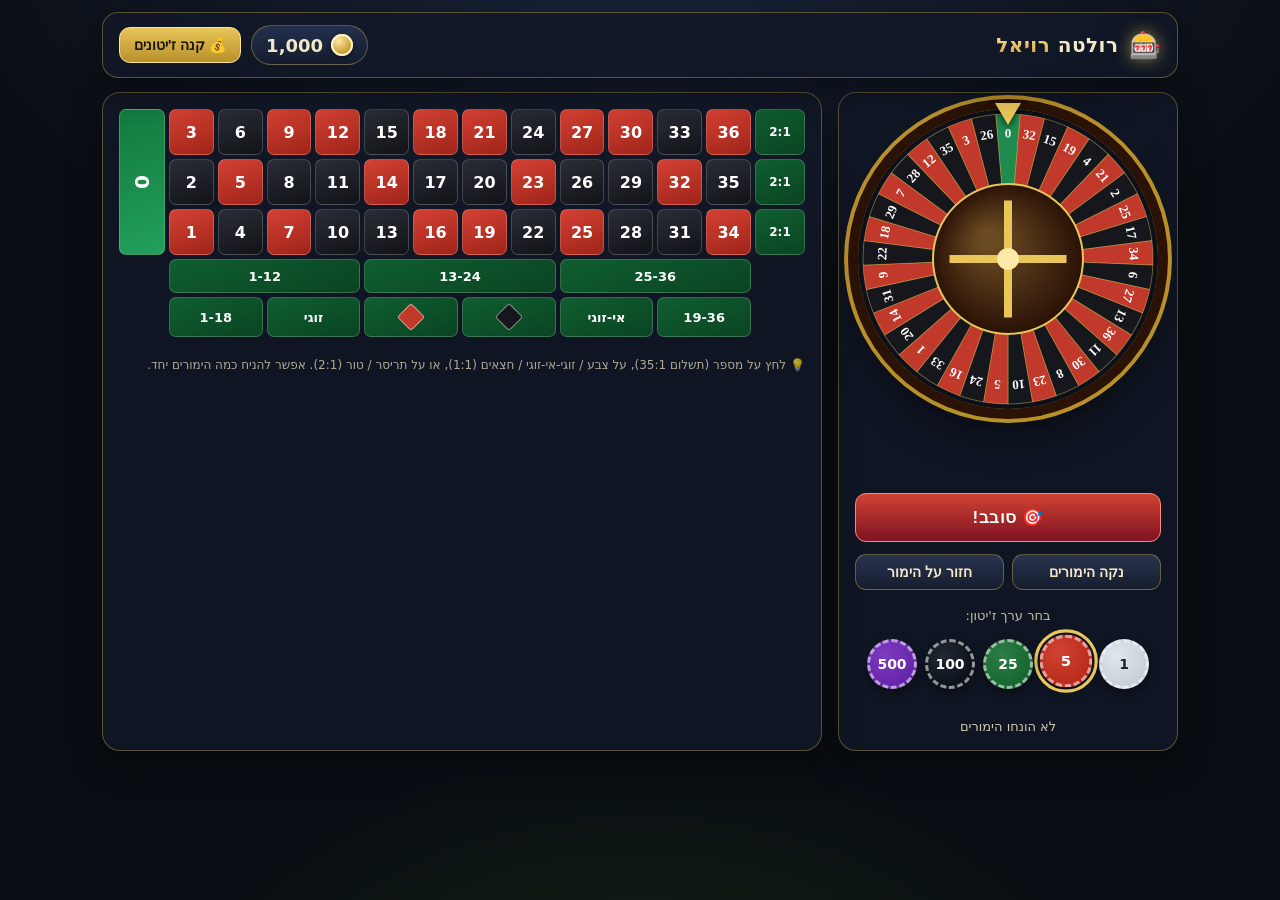
<file: casino-app.html>
<!DOCTYPE html>
<html lang="he" dir="rtl">
<head>
<meta charset="UTF-8">
<meta name="viewport" content="width=device-width, initial-scale=1.0, maximum-scale=1.0, user-scalable=no">
<title>🎰 רולטה רויאל — קזינו</title>
<style>
  :root{
    --bg:#0a0e14; --panel:rgba(18,24,38,.82); --felt:#0b6b34; --felt2:#075227;
    --gold:#e8c659; --gold-d:#b8902a; --red:#c0392b; --black:#15171c;
    --green:#1e8c4f; --txt:#f3e9c8; --line:rgba(232,198,89,.35);
  }
  *{margin:0;padding:0;box-sizing:border-box;-webkit-tap-highlight-color:transparent}
  html,body{height:100%}
  body{
    font-family:'Segoe UI',system-ui,Arial,sans-serif; color:var(--txt);
    background:
      radial-gradient(1200px 700px at 50% -10%, #1c2740 0%, transparent 60%),
      radial-gradient(900px 600px at 50% 120%, #14250f 0%, transparent 55%),
      var(--bg);
    min-height:100%; overflow-x:hidden;
  }
  .wrap{max-width:1100px;margin:0 auto;padding:12px 12px 40px}

  /* ---------- Header ---------- */
  header{
    display:flex;align-items:center;justify-content:space-between;gap:10px;
    padding:12px 16px;margin-bottom:14px;border-radius:16px;
    background:var(--panel);border:1px solid var(--line);
    box-shadow:0 10px 30px rgba(0,0,0,.5);backdrop-filter:blur(8px);
    position:sticky;top:8px;z-index:20;
  }
  .brand{display:flex;align-items:center;gap:10px;font-weight:800;font-size:20px;letter-spacing:.5px}
  .brand .logo{font-size:26px;filter:drop-shadow(0 0 8px rgba(232,198,89,.6))}
  .brand b{background:linear-gradient(180deg,#ffe9a8,#cda034);-webkit-background-clip:text;background-clip:text;color:transparent}
  .balance{
    display:flex;align-items:center;gap:8px;font-weight:800;font-size:18px;
    padding:8px 14px;border-radius:999px;
    background:linear-gradient(180deg,#23304d,#141b2c);border:1px solid var(--line);
  }
  .balance .coin{width:22px;height:22px;border-radius:50%;
    background:radial-gradient(circle at 35% 30%,#ffe9a8,#cda034 60%,#8a6a18);
    box-shadow:inset 0 0 0 2px #fff4cf, 0 2px 4px rgba(0,0,0,.5);display:inline-block}
  #balanceVal{min-width:46px;text-align:center;transition:color .2s}
  .btn{
    appearance:none;border:1px solid var(--line);cursor:pointer;font-weight:700;color:var(--txt);
    background:linear-gradient(180deg,#2a3450,#161d2e);padding:9px 14px;border-radius:11px;
    transition:transform .1s,box-shadow .2s,filter .2s;font-size:14px;white-space:nowrap}
  .btn:hover{transform:translateY(-1px);box-shadow:0 5px 14px rgba(0,0,0,.4)}
  .btn:active{transform:translateY(0)}
  .btn.gold{background:linear-gradient(180deg,var(--gold),var(--gold-d));color:#1a1208;border-color:#ffe49a}
  .btn.red{background:linear-gradient(180deg,#d04231,#7e1322);color:#fff;border-color:#ff8a7a}
  .btn:disabled{opacity:.45;cursor:not-allowed;transform:none}

  /* ---------- Layout ---------- */
  .game{display:grid;grid-template-columns:340px 1fr;gap:16px}
  @media(max-width:880px){.game{grid-template-columns:1fr}}

  .panel{background:var(--panel);border:1px solid var(--line);border-radius:18px;
    box-shadow:0 12px 34px rgba(0,0,0,.45);backdrop-filter:blur(8px);padding:16px}

  /* ---------- Wheel ---------- */
  .wheelWrap{display:flex;flex-direction:column;align-items:center;gap:12px}
  .wheelStage{position:relative;width:300px;height:300px}
  #wheel{width:300px;height:300px;border-radius:50%;
    box-shadow:0 0 0 10px #2a1206, 0 0 0 14px var(--gold-d),
      0 18px 40px rgba(0,0,0,.6), inset 0 0 30px rgba(0,0,0,.5)}
  .pointer{position:absolute;top:-6px;left:50%;transform:translateX(-50%);
    width:0;height:0;border-left:13px solid transparent;border-right:13px solid transparent;
    border-top:22px solid var(--gold);filter:drop-shadow(0 3px 3px rgba(0,0,0,.6));z-index:5}

  .result{min-height:30px;text-align:center;font-weight:800;font-size:16px;height:30px;
    display:flex;align-items:center;justify-content:center;gap:8px}
  .result .chip{width:30px;height:30px;border-radius:50%;display:inline-flex;align-items:center;
    justify-content:center;color:#fff;font-size:15px;border:2px solid rgba(255,255,255,.6)}
  .net{font-size:14px;font-weight:700;height:18px}
  .net.win{color:#7ee08a}.net.lose{color:#ff8a7a}

  .spinRow{display:flex;gap:8px;width:100%}
  .spinRow .btn{flex:1}
  #spinBtn{font-size:17px;padding:13px;letter-spacing:.5px}

  /* chip denominations */
  .denoms{display:flex;gap:8px;flex-wrap:wrap;justify-content:center;margin-top:4px}
  .deno{width:50px;height:50px;border-radius:50%;cursor:pointer;border:3px dashed rgba(255,255,255,.55);
    display:flex;align-items:center;justify-content:center;font-weight:800;font-size:14px;color:#fff;
    position:relative;transition:transform .12s,box-shadow .2s;box-shadow:0 4px 10px rgba(0,0,0,.4)}
  .deno:hover{transform:translateY(-3px)}
  .deno.sel{outline:3px solid var(--gold);outline-offset:2px;transform:translateY(-3px) scale(1.06)}
  .deno small{position:absolute;bottom:-18px;color:var(--txt);font-size:11px;font-weight:600}
  .bet-summary{font-size:13px;text-align:center;opacity:.85;margin-top:18px}

  /* ---------- Betting board ---------- */
  .boardScroll{overflow-x:auto;padding-bottom:6px}
  .board{direction:ltr;display:grid;gap:4px;min-width:560px;
    grid-template-columns:46px repeat(12,1fr) 50px;
    grid-template-rows:repeat(3,46px) 34px 40px;user-select:none}
  .cell{position:relative;border-radius:7px;display:flex;align-items:center;justify-content:center;
    font-weight:800;color:#fff;cursor:pointer;border:1px solid rgba(255,255,255,.18);
    transition:filter .12s,transform .08s;font-size:16px}
  .cell:hover{filter:brightness(1.25)}
  .cell:active{transform:scale(.95)}
  .cell.red{background:linear-gradient(160deg,#d44133,#9e2419)}
  .cell.black{background:linear-gradient(160deg,#2a2d36,#111318)}
  .cell.green{background:linear-gradient(160deg,#22a05c,#127a3e)}
  .cell.zero{grid-row:1/4;grid-column:1;writing-mode:vertical-lr;transform:rotate(180deg);font-size:20px}
  .cell.out{background:linear-gradient(160deg,#0f5e30,#0a4423);font-size:13px;font-weight:700}
  .cell.col{grid-column:14;font-size:12px}
  .cell .dot{position:absolute;inset:0;border-radius:7px;pointer-events:none}
  .cell.redDot,.cell.blackDot{font-size:0}
  .cell .diamond{width:20px;height:20px;transform:rotate(45deg);border-radius:3px;border:1px solid rgba(255,255,255,.5)}

  /* placed chip badge */
  .placed{position:absolute;top:50%;left:50%;transform:translate(-50%,-50%);
    width:30px;height:30px;border-radius:50%;display:flex;align-items:center;justify-content:center;
    font-size:12px;font-weight:800;color:#fff;border:2px dashed rgba(255,255,255,.85);
    box-shadow:0 2px 6px rgba(0,0,0,.6);z-index:3;pointer-events:none;
    animation:pop .2s ease}
  @keyframes pop{from{transform:translate(-50%,-50%) scale(.3)}to{transform:translate(-50%,-50%) scale(1)}}

  .winFlash{animation:flash 1.1s ease 2}
  @keyframes flash{0%,100%{box-shadow:0 0 0 0 rgba(232,198,89,0)}50%{box-shadow:0 0 0 4px var(--gold),0 0 18px var(--gold)}}

  /* ---------- Modal ---------- */
  .overlay{position:fixed;inset:0;background:rgba(4,6,12,.78);backdrop-filter:blur(4px);
    display:none;align-items:center;justify-content:center;z-index:100;padding:16px}
  .overlay.show{display:flex}
  .modal{width:min(440px,100%);background:linear-gradient(180deg,#16203a,#0d1322);
    border:1px solid var(--gold);border-radius:20px;box-shadow:0 20px 70px rgba(0,0,0,.7);padding:22px;
    animation:rise .3s ease}
  @keyframes rise{from{transform:translateY(20px);opacity:0}to{transform:translateY(0);opacity:1}}
  .modal h2{font-size:22px;margin-bottom:4px;text-align:center}
  .modal .sub{text-align:center;opacity:.8;font-size:14px;margin-bottom:16px}
  .rate{text-align:center;background:rgba(232,198,89,.12);border:1px solid var(--line);
    border-radius:10px;padding:8px;margin-bottom:14px;font-weight:700;color:var(--gold)}
  .packs{display:grid;grid-template-columns:1fr 1fr;gap:10px}
  .pack{cursor:pointer;border-radius:14px;padding:14px 10px;text-align:center;
    background:linear-gradient(180deg,#22304e,#141d30);border:2px solid var(--line);
    transition:transform .1s,border-color .2s}
  .pack:hover{transform:translateY(-2px);border-color:var(--gold)}
  .pack.best{border-color:var(--gold);position:relative}
  .pack.best::after{content:'הכי משתלם';position:absolute;top:-10px;left:50%;transform:translateX(-50%);
    background:var(--gold);color:#1a1208;font-size:10px;font-weight:800;padding:2px 8px;border-radius:8px}
  .pack .amt{font-size:22px;font-weight:800;color:var(--gold)}
  .pack .amt .coin{width:18px;height:18px;display:inline-block;vertical-align:-3px;border-radius:50%;
    background:radial-gradient(circle at 35% 30%,#ffe9a8,#cda034 60%,#8a6a18)}
  .pack .price{margin-top:6px;font-size:15px;font-weight:700}
  .pack .bonus{font-size:11px;color:#7ee08a;margin-top:2px;height:14px}
  .custom{display:flex;gap:8px;margin-top:14px}
  .custom input{flex:1;background:#0c1322;border:1px solid var(--line);border-radius:10px;color:var(--txt);
    padding:10px;font-size:15px;text-align:center;font-weight:700}
  .disclaimer{text-align:center;font-size:11px;opacity:.55;margin-top:14px;line-height:1.5}
  .modal .close{display:block;width:100%;margin-top:12px}

  .toast{position:fixed;bottom:20px;left:50%;transform:translateX(-50%) translateY(80px);
    background:linear-gradient(180deg,#1d2740,#10182a);border:1px solid var(--gold);color:var(--txt);
    padding:12px 22px;border-radius:14px;font-weight:700;z-index:200;opacity:0;transition:.35s;
    box-shadow:0 10px 30px rgba(0,0,0,.6)}
  .toast.show{transform:translateX(-50%) translateY(0);opacity:1}
</style>
</head>
<body>
<div class="wrap">
  <header>
    <div class="brand"><span class="logo">🎰</span><span>רולטה <b>רויאל</b></span></div>
    <div style="display:flex;align-items:center;gap:10px">
      <div class="balance"><span class="coin"></span><span id="balanceVal">0</span></div>
      <button class="btn gold" id="buyBtn">💰 קנה ז'יטונים</button>
    </div>
  </header>

  <div class="game">
    <!-- ===== Wheel panel ===== -->
    <div class="panel wheelWrap">
      <div class="wheelStage">
        <div class="pointer"></div>
        <canvas id="wheel" width="600" height="600"></canvas>
      </div>
      <div class="result" id="result"></div>
      <div class="net" id="net"></div>

      <div class="spinRow">
        <button class="btn red" id="spinBtn">🎯 סובב!</button>
      </div>
      <div class="spinRow">
        <button class="btn" id="clearBtn">נקה הימורים</button>
        <button class="btn" id="rebetBtn">חזור על הימור</button>
      </div>

      <div style="font-size:13px;opacity:.8;margin-top:6px">בחר ערך ז'יטון:</div>
      <div class="denoms" id="denoms"></div>
      <div class="bet-summary" id="betSummary">לא הונחו הימורים</div>
    </div>

    <!-- ===== Betting board ===== -->
    <div class="panel">
      <div class="boardScroll">
        <div class="board" id="board"></div>
      </div>
      <div style="font-size:12px;opacity:.7;margin-top:12px;line-height:1.7">
        💡 לחץ על מספר (תשלום 35:1), על צבע / זוגי-אי-זוגי / חצאים (1:1),
        או על תריסר / טור (2:1). אפשר להניח כמה הימורים יחד.
      </div>
    </div>
  </div>
</div>

<!-- ===== Buy chips modal ===== -->
<div class="overlay" id="shop">
  <div class="modal">
    <h2>💰 חנות הז'יטונים</h2>
    <div class="sub" id="shopSub">בחר חבילה כדי להמשיך לשחק</div>
    <div class="rate">השער: 100 ז'יטונים = 1 ₪</div>
    <div class="packs" id="packs"></div>
    <div class="custom">
      <input type="number" id="customShekel" min="1" placeholder="סכום בשקלים">
      <button class="btn gold" id="customBuy">קנה</button>
    </div>
    <div class="disclaimer">
      ⚠️ אפליקציית הדגמה למשחק בלבד. אין כאן תשלום אמיתי וה"רכישה" היא וירטואלית.
      הז'יטונים הם נקודות משחק חסרות ערך כספי.
    </div>
    <button class="btn close" id="closeShop">סגור</button>
  </div>
</div>

<div class="toast" id="toast"></div>

<script>
/* ===================== נתוני רולטה ===================== */
const ORDER=[0,32,15,19,4,21,2,25,17,34,6,27,13,36,11,30,8,23,10,5,24,16,33,1,20,14,31,9,22,18,29,7,28,12,35,3,26];
const REDS=new Set([1,3,5,7,9,12,14,16,18,19,21,23,25,27,30,32,34,36]);
const N=ORDER.length, STEP=Math.PI*2/N;
const colorOf=n=>n===0?'green':(REDS.has(n)?'red':'black');
const hexOf=n=>n===0?'#1e8c4f':(REDS.has(n)?'#c0392b':'#15171c');

/* ===================== ארנק ===================== */
const LS='roulette_balance_v1';
let balance=parseInt(localStorage.getItem(LS)??'1000',10);
if(!Number.isFinite(balance)) balance=1000;
const balEl=document.getElementById('balanceVal');
function saveBal(){localStorage.setItem(LS,String(balance));}
function renderBal(flash){
  balEl.textContent=balance.toLocaleString('he-IL');
  if(flash){balEl.style.color=flash==='up'?'#7ee08a':'#ff8a7a';setTimeout(()=>balEl.style.color='',450);}
  saveBal();
}
renderBal();

/* ===================== ז'יטונים (ערכים) ===================== */
const DENOS=[{v:1,c:'#dfe6ee',t:'#222'},{v:5,c:'#d04231',t:'#fff'},{v:25,c:'#2c7d46',t:'#fff'},
  {v:100,c:'#222831',t:'#fff'},{v:500,c:'#7d3cc0',t:'#fff'}];
let selDeno=5;
const denomsEl=document.getElementById('denoms');
DENOS.forEach(d=>{
  const el=document.createElement('div');
  el.className='deno'+(d.v===selDeno?' sel':'');
  el.style.background=`radial-gradient(circle at 35% 30%, ${d.c}, ${shade(d.c,-30)})`;
  el.style.color=d.t; el.textContent=d.v; el.dataset.v=d.v;
  el.onclick=()=>{selDeno=d.v;document.querySelectorAll('.deno').forEach(x=>x.classList.toggle('sel',+x.dataset.v===selDeno));};
  denomsEl.appendChild(el);
});
function shade(hex,p){const n=parseInt(hex.slice(1),16);let r=(n>>16)+p,g=((n>>8)&255)+p,b=(n&255)+p;
  r=Math.max(0,Math.min(255,r));g=Math.max(0,Math.min(255,g));b=Math.max(0,Math.min(255,b));
  return'#'+((r<<16)|(g<<8)|b).toString(16).padStart(6,'0');}

/* ===================== לוח ההימורים ===================== */
const board=document.getElementById('board');
/* bets: key -> {amount, def}  def={test:(n)=>bool, pay:multiplier_total} */
const bets={};
let lastBets=null;

const cellRegistry={}; // key -> {def, cellEl, label}  (לכל הימור אפשרי שנגע בו)
function betKey(type,sel){return type+':'+(sel??'');}
function addBet(type,sel,label,cellEl,def){
  if(balance<selDeno){openShop(true);return;}
  const key=betKey(type,sel);
  cellRegistry[key]={def,cellEl,label};
  if(!bets[key]) bets[key]={amount:0,def,cellEl,label};
  bets[key].amount+=selDeno;
  balance-=selDeno; renderBal('down');
  drawPlaced(key); updateSummary();
}
function drawPlaced(key){
  const b=bets[key]; if(!b)return;
  let badge=b.cellEl.querySelector('.placed');
  if(b.amount<=0){badge&&badge.remove();delete bets[key];updateSummary();return;}
  if(!badge){badge=document.createElement('div');badge.className='placed';b.cellEl.appendChild(badge);}
  // color by nearest deno
  const d=[...DENOS].reverse().find(x=>b.amount>=x.v)||DENOS[0];
  badge.style.background=`radial-gradient(circle at 35% 30%, ${d.c}, ${shade(d.c,-30)})`;
  badge.style.color=d.t; badge.textContent=b.amount;
}
function clearBets(refund){
  Object.values(bets).forEach(b=>{if(refund)balance+=b.amount; b.cellEl.querySelector('.placed')?.remove();});
  for(const k in bets)delete bets[k];
  if(refund)renderBal('up'); updateSummary();
}
function totalBet(){return Object.values(bets).reduce((s,b)=>s+b.amount,0);}
function updateSummary(){
  const t=totalBet(),c=Object.keys(bets).length;
  document.getElementById('betSummary').textContent=
    c?`סה"כ על השולחן: ${t.toLocaleString('he-IL')} ז'יטונים (${c} הימורים)`:'לא הונחו הימורים';
  document.getElementById('spinBtn').disabled=!c;
}

/* ---- בניית תאים ---- */
function makeCell(label,cls,type,sel,def){
  const c=document.createElement('div');
  c.className='cell '+cls; c.textContent=label;
  c.onclick=()=>addBet(type,sel,label,c,def);
  return c;
}
// 0
board.appendChild(makeCell('0','green zero','straight',0,{test:n=>n===0,pay:36}));
// numbers grid: top row 3,6..36 ; mid 2,5..35 ; bottom 1,4..34
for(let row=0;row<3;row++){
  for(let col=1;col<=12;col++){
    const num=col*3-row; // row0->3,row1->2,row2->1 pattern
    const c=makeCell(String(num),colorOf(num),'straight',num,{test:n=>n===num,pay:36});
    c.style.gridRow=row+1; c.style.gridColumn=col+1;
    board.appendChild(c);
  }
}
// 2:1 columns (right)
const colDefs=[
  {label:'2:1',r:1,test:n=>n!==0&&n%3===0},
  {label:'2:1',r:2,test:n=>n!==0&&n%3===2},
  {label:'2:1',r:3,test:n=>n!==0&&n%3===1},
];
colDefs.forEach((cd,i)=>{
  const c=makeCell(cd.label,'out col','column','c'+i,{test:cd.test,pay:3});
  c.style.gridRow=cd.r; board.appendChild(c);
});
// dozens row (grid-row 4): spans columns 2-5, 6-9, 10-13
const dozens=[['1-12',n=>n>=1&&n<=12],['13-24',n=>n>=13&&n<=24],['25-36',n=>n>=25&&n<=36]];
dozens.forEach((dz,i)=>{
  const c=makeCell(dz[0],'out','dozen','d'+i,{test:dz[1],pay:3});
  c.style.gridRow=4; c.style.gridColumn=(2+i*4)+' / '+(6+i*4);
  board.appendChild(c);
});
// outside even-money row (grid-row 5): six cells across columns 2-13
const outs=[
  ['1-18','low',n=>n>=1&&n<=18,'1-18'],
  ['זוגי','even',n=>n!==0&&n%2===0,'EVEN'],
  ['red','reddot',n=>REDS.has(n),'◆'],
  ['black','blackdot',n=>n!==0&&!REDS.has(n),'◆'],
  ['אי-זוגי','odd',n=>n%2===1,'ODD'],
  ['19-36','high',n=>n>=19&&n<=36,'19-36'],
];
outs.forEach((o,i)=>{
  const c=document.createElement('div');
  c.className='cell out';
  if(o[1]==='reddot'){const d=document.createElement('div');d.className='diamond';d.style.background='var(--red)';c.appendChild(d);}
  else if(o[1]==='blackdot'){const d=document.createElement('div');d.className='diamond';d.style.background='var(--black)';c.appendChild(d);}
  else c.textContent=o[0];
  c.style.gridRow=5; c.style.gridColumn=(2+i*2)+' / '+(4+i*2);
  c.onclick=()=>addBet(o[1],null,o[0],c,{test:o[2],pay:2});
  board.appendChild(c);
});

/* ===================== ציור הגלגל ===================== */
const cv=document.getElementById('wheel'),ctx=cv.getContext('2d');
const CX=300,CY=300,RO=290,RI=150,RN=(RO+RI)/2;
let wheelAngle=0, ballAngle=-Math.PI/2, ballR=RO-26, ballVisible=false;
function drawWheel(){
  ctx.clearRect(0,0,600,600);
  // outer wood ring
  ctx.save();ctx.translate(CX,CY);
  // pockets
  ctx.rotate(wheelAngle);
  for(let i=0;i<N;i++){
    const a0=i*STEP-Math.PI/2-STEP/2, a1=a0+STEP, n=ORDER[i];
    ctx.beginPath();ctx.moveTo(0,0);
    ctx.arc(0,0,RO,a0,a1);ctx.closePath();
    ctx.fillStyle=hexOf(n);ctx.fill();
    ctx.strokeStyle='rgba(232,198,89,.55)';ctx.lineWidth=1.5;ctx.stroke();
    // number
    const am=(a0+a1)/2;
    ctx.save();ctx.rotate(am);ctx.translate(RN+30,0);ctx.rotate(Math.PI/2);
    ctx.fillStyle='#fff';ctx.font='bold 26px Georgia';ctx.textAlign='center';ctx.textBaseline='middle';
    ctx.fillText(n,0,0);ctx.restore();
  }
  // inner hub
  ctx.beginPath();ctx.arc(0,0,RI,0,Math.PI*2);
  const g=ctx.createRadialGradient(-40,-40,20,0,0,RI);
  g.addColorStop(0,'#6a4a22');g.addColorStop(1,'#2a1206');ctx.fillStyle=g;ctx.fill();
  ctx.strokeStyle='#e8c659';ctx.lineWidth=4;ctx.stroke();
  // turret cross
  ctx.fillStyle='#e8c659';
  for(let k=0;k<2;k++){ctx.save();ctx.rotate(k*Math.PI/2);
    ctx.fillRect(-RI*0.78,-8,RI*1.56,16);ctx.restore();}
  ctx.beginPath();ctx.arc(0,0,22,0,Math.PI*2);ctx.fillStyle='#ffe9a8';ctx.fill();
  ctx.restore();

  // ball (screen space, not rotating with wheel)
  if(ballVisible){
    const bx=CX+Math.cos(ballAngle)*ballR, by=CY+Math.sin(ballAngle)*ballR;
    ctx.beginPath();ctx.arc(bx,by,13,0,Math.PI*2);
    const bg=ctx.createRadialGradient(bx-4,by-4,2,bx,by,13);
    bg.addColorStop(0,'#fff');bg.addColorStop(1,'#c9ccd2');ctx.fillStyle=bg;ctx.fill();
    ctx.strokeStyle='rgba(0,0,0,.3)';ctx.lineWidth=1;ctx.stroke();
  }
}
drawWheel();

/* ===================== סיבוב ===================== */
let spinning=false;
const easeOut=t=>1-Math.pow(1-t,3);
function spin(){
  if(spinning)return;
  if(totalBet()===0)return;
  spinning=true; ballVisible=true;
  document.getElementById('spinBtn').disabled=true;
  document.getElementById('result').textContent='';
  document.getElementById('net').textContent='';
  document.querySelectorAll('.cell.winFlash').forEach(c=>c.classList.remove('winFlash'));
  lastBets=Object.entries(bets).map(([k,b])=>({type:k.split(':')[0],amount:b.amount,key:k}));

  const winIdx=Math.floor(Math.random()*N);
  const winNum=ORDER[winIdx];
  const turns=5+Math.floor(Math.random()*3);
  const startA=wheelAngle;
  // want pocket winIdx centered under top pointer (-PI/2): wheelAngle + (winIdx*STEP - PI/2) === -PI/2 + 2πk
  const targetMod=(-(winIdx*STEP))% (Math.PI*2);
  const targetA=startA + turns*Math.PI*2 + (((targetMod-(startA%(Math.PI*2)))%(Math.PI*2))+Math.PI*2)%(Math.PI*2);
  const dur=4200, t0=performance.now();
  const ballStart=performance.now();

  function frame(now){
    const t=Math.min((now-t0)/dur,1), e=easeOut(t);
    wheelAngle=startA+(targetA-startA)*e;
    // ball orbits opposite, decelerating, spiraling inward at the end
    const bt=Math.min((now-ballStart)/dur,1);
    ballAngle=-Math.PI/2 - (1-easeOut(bt))*(turns*1.6*Math.PI*2) ; // ends at top (-PI/2)
    ballR=(RO-26) - easeOut(Math.max(0,(bt-0.6)/0.4))*(RO-26-(RN+18));
    drawWheel();
    if(t<1)requestAnimationFrame(frame);
    else{wheelAngle=targetA;ballAngle=-Math.PI/2;ballR=RN+18;drawWheel();resolve(winNum);}
  }
  requestAnimationFrame(frame);
}

function resolve(winNum){
  // payouts
  let won=0, anyWin=false;
  Object.values(bets).forEach(b=>{
    if(b.def.test(winNum)){won+=b.amount*b.def.pay;anyWin=true;b.cellEl.classList.add('winFlash');}
  });
  const staked=totalBet();
  balance+=won;
  const net=won-staked;
  renderBal(net>=0?'up':'down');

  const res=document.getElementById('result');
  res.innerHTML=`<span class="chip" style="background:${hexOf(winNum)}">${winNum}</span>
    <span>יצא ${winNum} · ${winNum===0?'ירוק':(REDS.has(winNum)?'אדום':'שחור')}</span>`;
  const netEl=document.getElementById('net');
  netEl.className='net '+(net>=0?'win':'lose');
  netEl.textContent=net>=0?`+${won.toLocaleString('he-IL')} ז'יטונים זכייה!`:`הפסדת ${staked.toLocaleString('he-IL')}`;

  if(anyWin&&net>0) sound(880); else sound(160);

  // clear placed chips (already staked)
  Object.values(bets).forEach(b=>b.cellEl.querySelector('.placed')?.remove());
  for(const k in bets)delete bets[k];
  updateSummary();

  spinning=false;
  setTimeout(()=>{ if(balance<DENOS[0].v) openShop(true); },500);
}

/* ===================== כפתורים ===================== */
document.getElementById('spinBtn').onclick=spin;
document.getElementById('clearBtn').onclick=()=>!spinning&&clearBets(true);
document.getElementById('rebetBtn').onclick=()=>{
  if(spinning||!lastBets)return;
  const totalNeeded=lastBets.reduce((s,lb)=>s+lb.amount,0);
  if(balance<totalNeeded){openShop(true);return;}
  clearBets(true);
  lastBets.forEach(lb=>{
    const reg=cellRegistry[lb.key];
    if(!reg)return;
    balance-=lb.amount;
    bets[lb.key]={amount:lb.amount,def:reg.def,cellEl:reg.cellEl,label:reg.label};
    drawPlaced(lb.key);
  });
  renderBal('down');updateSummary();
};
</script>
<script>
/* ===================== חנות ===================== */
const PACKS=[
  {chips:500,shekel:5},{chips:1000,shekel:10},
  {chips:2500,shekel:25,best:true},{chips:5000,shekel:50},
];
const packsEl=document.getElementById('packs');
PACKS.forEach(p=>{
  const bonus=p.best?'+10% בונוס':'';
  const give=p.best?Math.round(p.chips*1.1):p.chips;
  const el=document.createElement('div');
  el.className='pack'+(p.best?' best':'');
  el.innerHTML=`<div class="amt"><span class="coin"></span> ${give.toLocaleString('he-IL')}</div>
    <div class="bonus">${bonus}</div>
    <div class="price">${p.shekel} ₪</div>`;
  el.onclick=()=>buyChips(give,p.shekel);
  packsEl.appendChild(el);
});
const shop=document.getElementById('shop');
function openShop(forced){
  document.getElementById('shopSub').textContent=
    forced?'נגמרו הז\'יטונים! קנה עוד כדי להמשיך לשחק':'בחר חבילה והמשך ליהנות';
  shop.classList.add('show');
}
document.getElementById('buyBtn').onclick=()=>openShop(false);
document.getElementById('closeShop').onclick=()=>shop.classList.remove('show');
shop.addEventListener('click',e=>{if(e.target===shop)shop.classList.remove('show');});
document.getElementById('customBuy').onclick=()=>{
  const s=parseInt(document.getElementById('customShekel').value,10);
  if(!s||s<1){toast('הזן סכום תקין');return;}
  buyChips(s*100,s);
  document.getElementById('customShekel').value='';
};
function buyChips(chips,shekel){
  balance+=chips; renderBal('up');
  shop.classList.remove('show');
  toast(`✅ נוספו ${chips.toLocaleString('he-IL')} ז'יטונים (הדמיה · ${shekel} ₪)`);
  sound(660);
}

/* ===================== טוסט + סאונד ===================== */
let toastT;
function toast(msg){
  const el=document.getElementById('toast');el.textContent=msg;el.classList.add('show');
  clearTimeout(toastT);toastT=setTimeout(()=>el.classList.remove('show'),2600);
}
let actx;
function sound(freq){
  try{actx=actx||new(window.AudioContext||window.webkitAudioContext)();
    const o=actx.createOscillator(),g=actx.createGain();
    o.frequency.value=freq;o.type='triangle';o.connect(g);g.connect(actx.destination);
    g.gain.setValueAtTime(.0001,actx.currentTime);
    g.gain.exponentialRampToValueAtTime(.15,actx.currentTime+.02);
    g.gain.exponentialRampToValueAtTime(.0001,actx.currentTime+.3);
    o.start();o.stop(actx.currentTime+.3);
  }catch(e){}
}

/* פתיחת חנות אוטומטית בטעינה אם אין מספיק */
if(balance<DENOS[0].v) openShop(true);
</script>
</body>
</html>
</file>
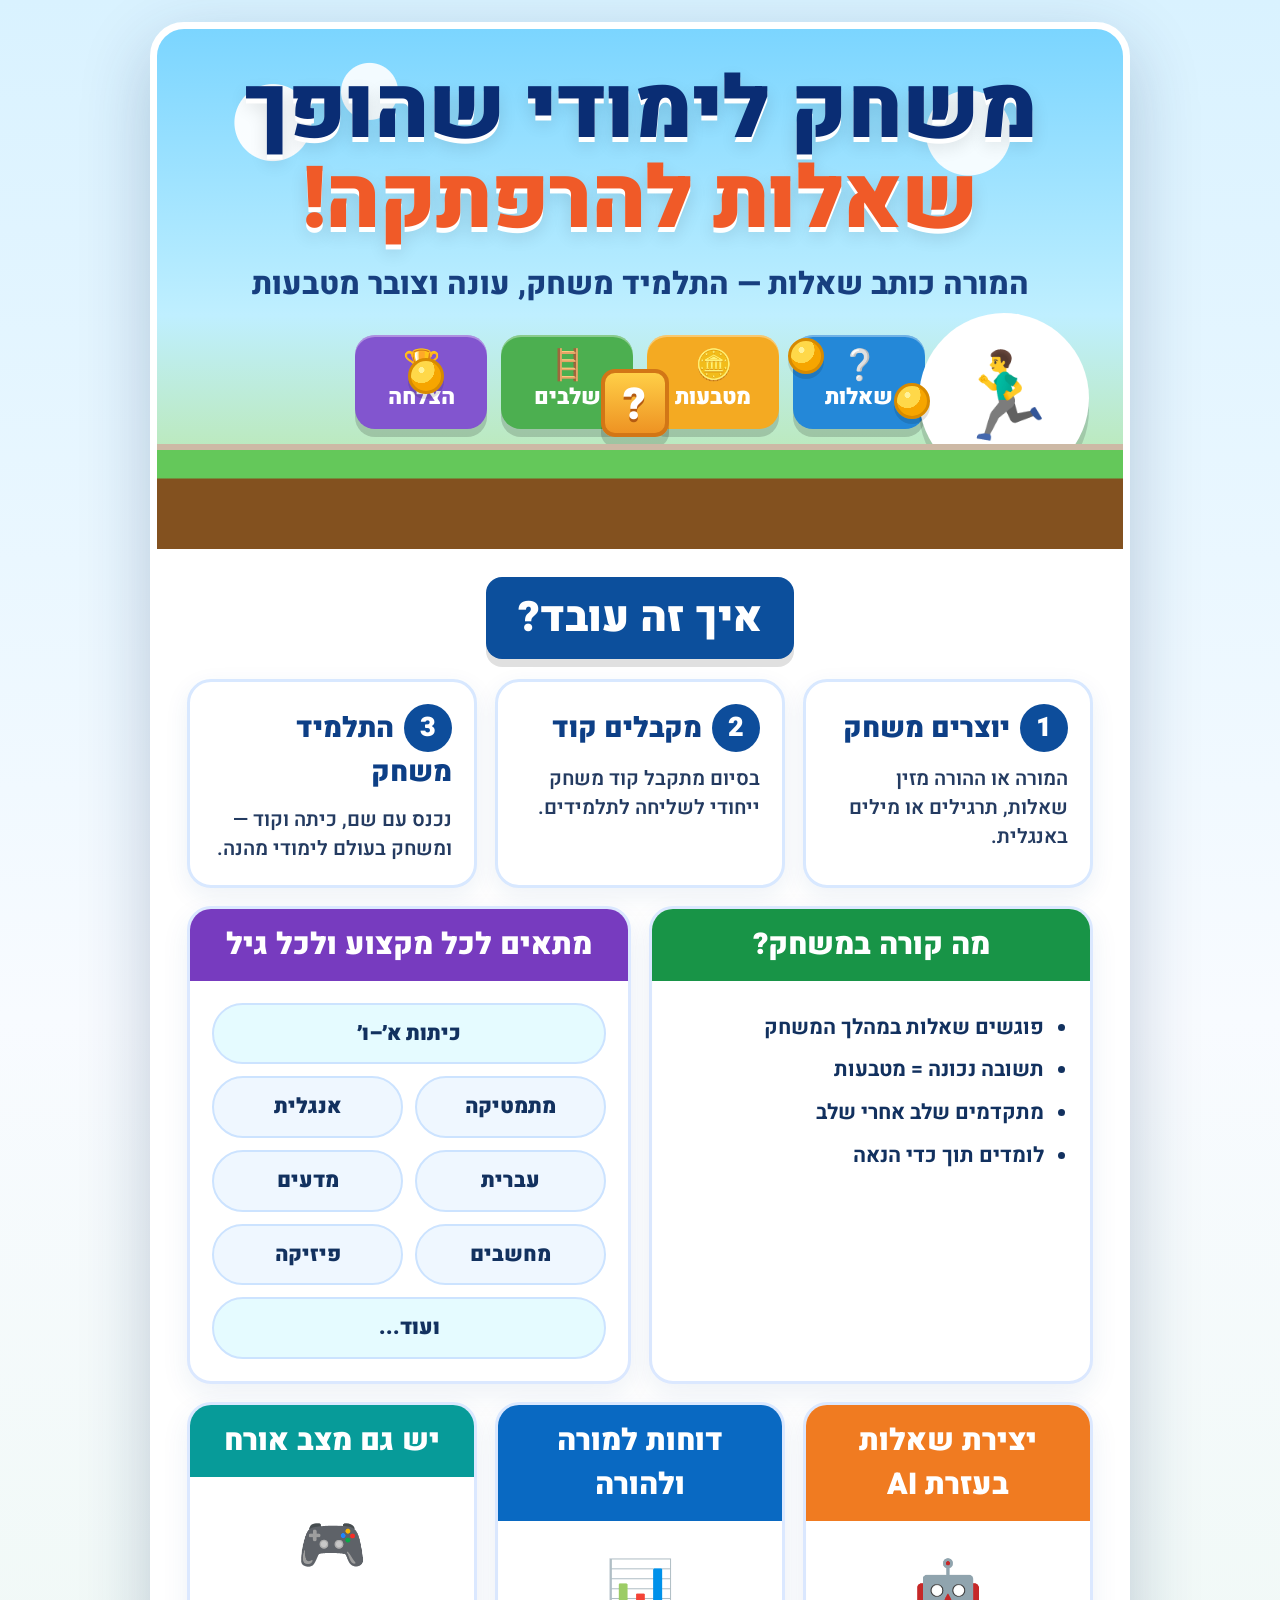
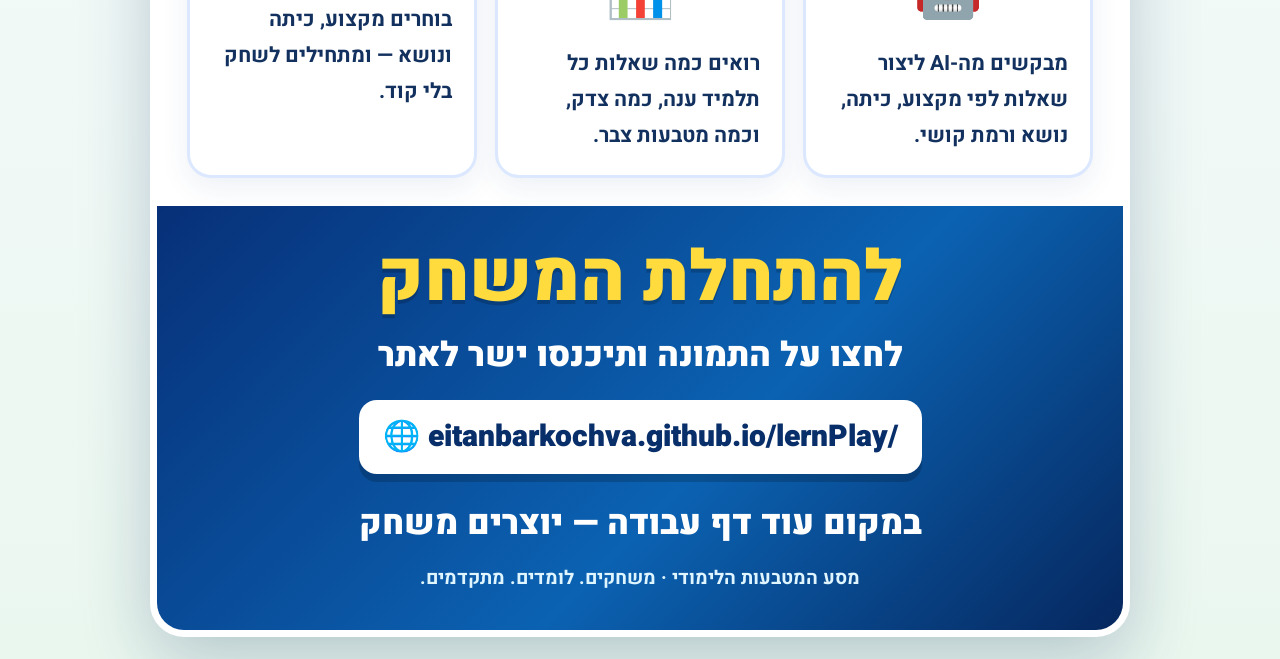
<file: promo.html>
<!DOCTYPE html>
<html lang="he" dir="rtl">
<head>
  <meta charset="UTF-8" />
  <meta name="viewport" content="width=device-width, initial-scale=1.0" />
  <title>מסע המטבעות הלימודי - דף פרסום לחיץ</title>
  <link rel="preconnect" href="https://fonts.googleapis.com">
  <link rel="preconnect" href="https://fonts.gstatic.com" crossorigin>
  <link href="https://fonts.googleapis.com/css2?family=Heebo:wght@400;600;700;800;900&display=swap" rel="stylesheet">
  <style>
    * { box-sizing: border-box; }
    body {
      margin: 0;
      font-family: 'Heebo', Arial, sans-serif;
      background: linear-gradient(180deg, #d9f2ff 0%, #f8fbff 45%, #eaf7ef 100%);
      color: #12315f;
    }
    .page {
      min-height: 100vh;
      display: flex;
      align-items: center;
      justify-content: center;
      padding: 22px;
    }
    .poster-link {
      width: min(980px, 100%);
      text-decoration: none;
      color: inherit;
      display: block;
    }
    .poster {
      overflow: hidden;
      border-radius: 34px;
      background: #ffffff;
      border: 7px solid #ffffff;
      box-shadow: 0 24px 70px rgba(16, 51, 96, 0.24);
      cursor: pointer;
    }
    .hero {
      position: relative;
      min-height: 380px;
      padding: 36px 36px 120px;
      background:
        radial-gradient(circle at 12% 18%, rgba(255,255,255,.95) 0 38px, transparent 39px),
        radial-gradient(circle at 22% 12%, rgba(255,255,255,.9) 0 28px, transparent 29px),
        radial-gradient(circle at 84% 20%, rgba(255,255,255,.9) 0 42px, transparent 43px),
        linear-gradient(180deg, #7bd5ff 0%, #bfefff 55%, #b9e58c 100%);
    }
    h1 {
      margin: 0;
      text-align: center;
      line-height: 1.05;
      font-size: clamp(40px, 8vw, 86px);
      font-weight: 900;
      letter-spacing: -1px;
      color: #0a2d74;
      text-shadow: 0 5px 0 #fff, 0 8px 18px rgba(0,0,0,.12);
    }
    h1 span { color: #f05a28; display: block; }
    .subtitle {
      margin: 16px auto 0;
      text-align: center;
      font-size: clamp(19px, 3vw, 31px);
      font-weight: 800;
      color: #173f7f;
    }
    .badges {
      display: flex;
      justify-content: center;
      gap: 14px;
      flex-wrap: wrap;
      margin-top: 28px;
    }
    .badge {
      min-width: 132px;
      padding: 16px 18px;
      border-radius: 20px;
      color: white;
      text-align: center;
      font-size: 22px;
      font-weight: 900;
      box-shadow: 0 8px 0 rgba(0,0,0,.16), inset 0 2px 0 rgba(255,255,255,.35);
    }
    .badge small { display: block; font-size: 30px; line-height: 1; }
    .b1 { background: #2488d8; }
    .b2 { background: #f4aa22; }
    .b3 { background: #4caf50; }
    .b4 { background: #8255cf; }
    .game-floor {
      position: absolute;
      left: 0;
      right: 0;
      bottom: 0;
      height: 105px;
      background: linear-gradient(#64c85a 0 28px, #83511f 29px 100%);
      border-top: 6px solid rgba(255,255,255,.6);
    }
    .coin {
      position: absolute;
      width: 36px;
      height: 36px;
      border-radius: 50%;
      background: radial-gradient(circle at 35% 30%, #fff29a 0 10%, #ffd849 11% 45%, #f6a500 46% 100%);
      border: 3px solid #d78a00;
      box-shadow: 0 5px 0 rgba(0,0,0,.12);
    }
    .c1 { right: 20%; bottom: 130px; }
    .c2 { right: 31%; bottom: 175px; }
    .c3 { left: 26%; bottom: 155px; }
    .question-block {
      position: absolute;
      right: 47%;
      bottom: 112px;
      width: 68px;
      height: 68px;
      border-radius: 14px;
      display: grid;
      place-items: center;
      background: linear-gradient(#ffcf47, #ee9323);
      border: 4px solid #d27616;
      color: white;
      font-size: 44px;
      font-weight: 900;
      text-shadow: 0 3px 0 #b45b12;
      box-shadow: 0 10px 0 rgba(0,0,0,.16);
    }
    .hero-kid {
      position: absolute;
      right: 34px;
      bottom: 66px;
      width: 170px;
      height: 170px;
      border-radius: 50%;
      background: #fff;
      box-shadow: 0 12px 0 rgba(0,0,0,.14);
      display: grid;
      place-items: center;
      font-size: 86px;
      border: 6px solid rgba(255,255,255,.75);
    }
    .section {
      padding: 28px 30px;
      background: #fff;
    }
    .section-title {
      width: max-content;
      max-width: 100%;
      margin: 0 auto 20px;
      padding: 10px 32px;
      border-radius: 16px;
      background: #0c4f9c;
      color: white;
      font-size: clamp(28px, 4vw, 42px);
      font-weight: 900;
      box-shadow: 0 8px 0 rgba(0,0,0,.12);
    }
    .steps {
      display: grid;
      grid-template-columns: repeat(3, 1fr);
      gap: 18px;
    }
    .card {
      background: #ffffff;
      border: 3px solid #d8e8ff;
      border-radius: 24px;
      padding: 22px;
      min-height: 150px;
      box-shadow: 0 8px 25px rgba(30, 74, 137, .08);
    }
    .num {
      display: inline-grid;
      place-items: center;
      width: 48px;
      height: 48px;
      border-radius: 50%;
      background: #0d4d9b;
      color: white;
      font-size: 27px;
      font-weight: 900;
      margin-left: 10px;
    }
    .card h3 {
      display: inline;
      margin: 0;
      font-size: 28px;
      color: #0d3f86;
      font-weight: 900;
    }
    .card p {
      margin: 12px 0 0;
      font-size: 20px;
      line-height: 1.45;
      color: #243b61;
      font-weight: 600;
    }
    .grid {
      display: grid;
      grid-template-columns: 1fr 1fr;
      gap: 18px;
      margin-top: 18px;
    }
    .panel {
      border-radius: 24px;
      overflow: hidden;
      border: 3px solid #dbe8ff;
      background: #fff;
      box-shadow: 0 10px 28px rgba(30, 74, 137, .08);
    }
    .panel h2 {
      margin: 0;
      padding: 14px 20px;
      color: white;
      font-size: 30px;
      font-weight: 900;
      text-align: center;
    }
    .green h2 { background: #189447; }
    .purple h2 { background: #773bbf; }
    .orange h2 { background: #f07b21; }
    .blue h2 { background: #0969c2; }
    .teal h2 { background: #079b99; }
    .panel-content { padding: 22px; font-size: 21px; font-weight: 700; line-height: 1.7; }
    ul { margin: 0; padding: 0 24px 0 0; }
    li { margin: 7px 0; }
    .chips {
      display: grid;
      grid-template-columns: repeat(2, minmax(0, 1fr));
      gap: 12px;
    }
    .chip {
      padding: 11px 14px;
      border-radius: 999px;
      background: #eff7ff;
      border: 2px solid #cce3ff;
      font-size: 21px;
      font-weight: 900;
      text-align: center;
    }
    .wide { grid-column: 1 / -1; background: #e5fbff; }
    .features {
      display: grid;
      grid-template-columns: repeat(3, 1fr);
      gap: 18px;
      margin-top: 18px;
    }
    .emoji {
      font-size: 56px;
      display: block;
      margin-bottom: 8px;
      text-align: center;
    }
    .cta {
      padding: 34px 30px 38px;
      background: linear-gradient(135deg, #073078, #0b62b2 58%, #06275e);
      color: white;
      text-align: center;
      position: relative;
    }
    .cta h2 {
      margin: 0;
      font-size: clamp(36px, 6vw, 70px);
      line-height: 1.1;
      color: #ffdb3d;
      font-weight: 900;
      text-shadow: 0 4px 0 rgba(0,0,0,.18);
    }
    .cta p {
      margin: 13px 0 0;
      font-size: clamp(22px, 3vw, 34px);
      font-weight: 900;
    }
    .url-box {
      display: inline-flex;
      align-items: center;
      gap: 10px;
      direction: ltr;
      margin-top: 20px;
      padding: 15px 24px;
      border-radius: 18px;
      background: #fff;
      color: #092f6a;
      font-size: clamp(18px, 3vw, 30px);
      font-weight: 900;
      box-shadow: 0 8px 0 rgba(0,0,0,.18);
    }
    .bottom-line {
      margin-top: 24px;
      font-size: 34px;
      font-weight: 900;
    }
    .click-note {
      margin: 16px 0 0;
      color: #dff5ff;
      font-size: 19px;
      font-weight: 700;
    }
    @media (max-width: 760px) {
      .page { padding: 10px; }
      .hero { padding: 28px 18px 105px; min-height: 360px; }
      .hero-kid { width: 120px; height: 120px; font-size: 64px; right: 18px; }
      .steps, .grid, .features { grid-template-columns: 1fr; }
      .section { padding: 22px 15px; }
      .chips { grid-template-columns: 1fr; }
      .badge { min-width: 118px; font-size: 20px; }
    }
  </style>
</head>
<body>
  <main class="page">
    <a class="poster-link" href="https://eitanbarkochva.github.io/lernPlay/" target="_blank" rel="noopener" aria-label="מעבר לאתר המשחק הלימודי">
      <article class="poster">
        <section class="hero">
          <h1>משחק לימודי שהופך <span>שאלות להרפתקה!</span></h1>
          <p class="subtitle">המורה כותב שאלות — התלמיד משחק, עונה וצובר מטבעות</p>
          <div class="badges" aria-hidden="true">
            <div class="badge b1"><small>❔</small>שאלות</div>
            <div class="badge b2"><small>🪙</small>מטבעות</div>
            <div class="badge b3"><small>🪜</small>שלבים</div>
            <div class="badge b4"><small>🏆</small>הצלחה</div>
          </div>
          <div class="hero-kid" aria-hidden="true">🏃‍♂️</div>
          <div class="coin c1" aria-hidden="true"></div>
          <div class="coin c2" aria-hidden="true"></div>
          <div class="coin c3" aria-hidden="true"></div>
          <div class="question-block" aria-hidden="true">?</div>
          <div class="game-floor" aria-hidden="true"></div>
        </section>

        <section class="section">
          <h2 class="section-title">איך זה עובד?</h2>
          <div class="steps">
            <div class="card">
              <span class="num">1</span><h3>יוצרים משחק</h3>
              <p>המורה או ההורה מזין שאלות, תרגילים או מילים באנגלית.</p>
            </div>
            <div class="card">
              <span class="num">2</span><h3>מקבלים קוד</h3>
              <p>בסיום מתקבל קוד משחק ייחודי לשליחה לתלמידים.</p>
            </div>
            <div class="card">
              <span class="num">3</span><h3>התלמיד משחק</h3>
              <p>נכנס עם שם, כיתה וקוד — ומשחק בעולם לימודי מהנה.</p>
            </div>
          </div>

          <div class="grid">
            <div class="panel green">
              <h2>מה קורה במשחק?</h2>
              <div class="panel-content">
                <ul>
                  <li>פוגשים שאלות במהלך המשחק</li>
                  <li>תשובה נכונה = מטבעות</li>
                  <li>מתקדמים שלב אחרי שלב</li>
                  <li>לומדים תוך כדי הנאה</li>
                </ul>
              </div>
            </div>
            <div class="panel purple">
              <h2>מתאים לכל מקצוע ולכל גיל</h2>
              <div class="panel-content chips">
                <div class="chip wide">כיתות א׳–ו׳</div>
                <div class="chip">מתמטיקה</div>
                <div class="chip">אנגלית</div>
                <div class="chip">עברית</div>
                <div class="chip">מדעים</div>
                <div class="chip">מחשבים</div>
                <div class="chip">פיזיקה</div>
                <div class="chip wide">ועוד...</div>
              </div>
            </div>
          </div>

          <div class="features">
            <div class="panel orange">
              <h2>יצירת שאלות בעזרת AI</h2>
              <div class="panel-content"><span class="emoji">🤖</span>מבקשים מה-AI ליצור שאלות לפי מקצוע, כיתה, נושא ורמת קושי.</div>
            </div>
            <div class="panel blue">
              <h2>דוחות למורה ולהורה</h2>
              <div class="panel-content"><span class="emoji">📊</span>רואים כמה שאלות כל תלמיד ענה, כמה צדק, וכמה מטבעות צבר.</div>
            </div>
            <div class="panel teal">
              <h2>יש גם מצב אורח</h2>
              <div class="panel-content"><span class="emoji">🎮</span>בוחרים מקצוע, כיתה ונושא — ומתחילים לשחק בלי קוד.</div>
            </div>
          </div>
        </section>

        <section class="cta">
          <h2>להתחלת המשחק</h2>
          <p>לחצו על התמונה ותיכנסו ישר לאתר</p>
          <div class="url-box">🌐 eitanbarkochva.github.io/lernPlay/</div>
          <div class="bottom-line">במקום עוד דף עבודה — יוצרים משחק</div>
          <div class="click-note">מסע המטבעות הלימודי · משחקים. לומדים. מתקדמים.</div>
        </section>
      </article>
    </a>
  </main>
</body>
</html>
</file>
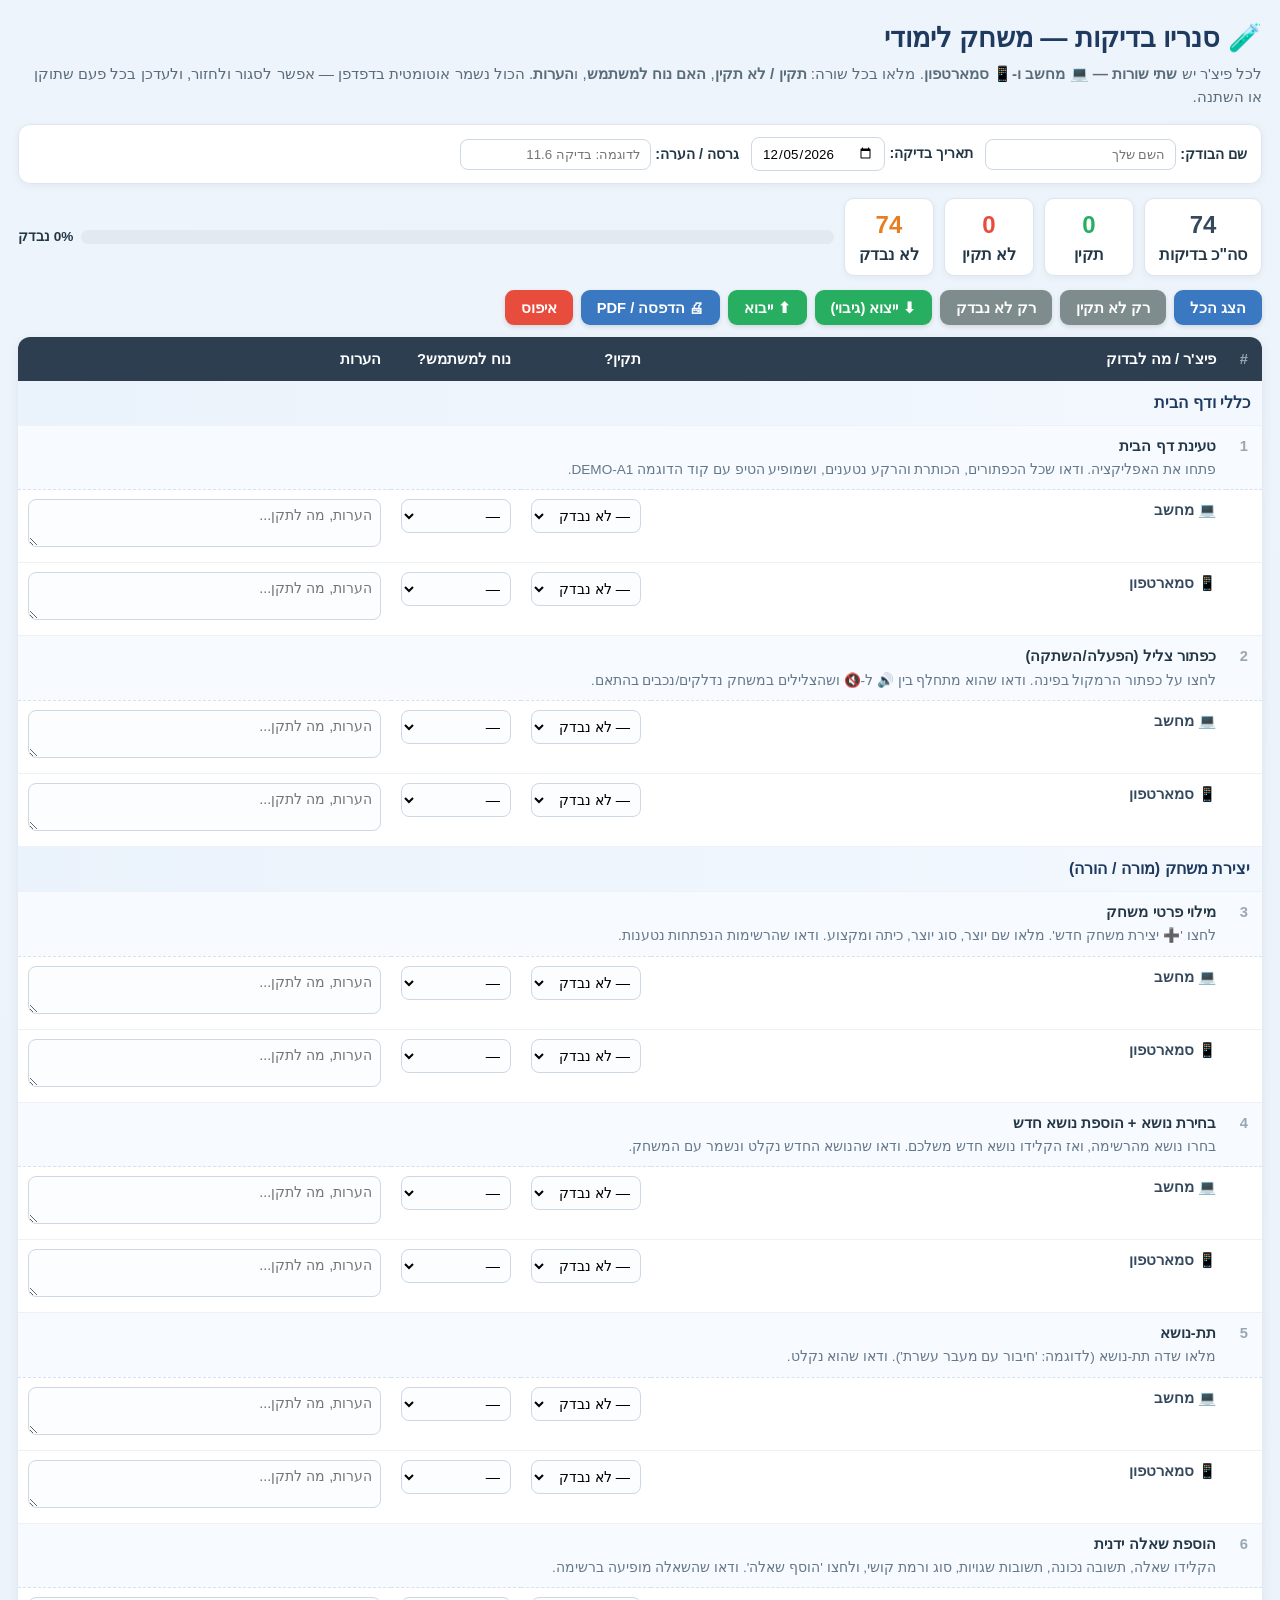
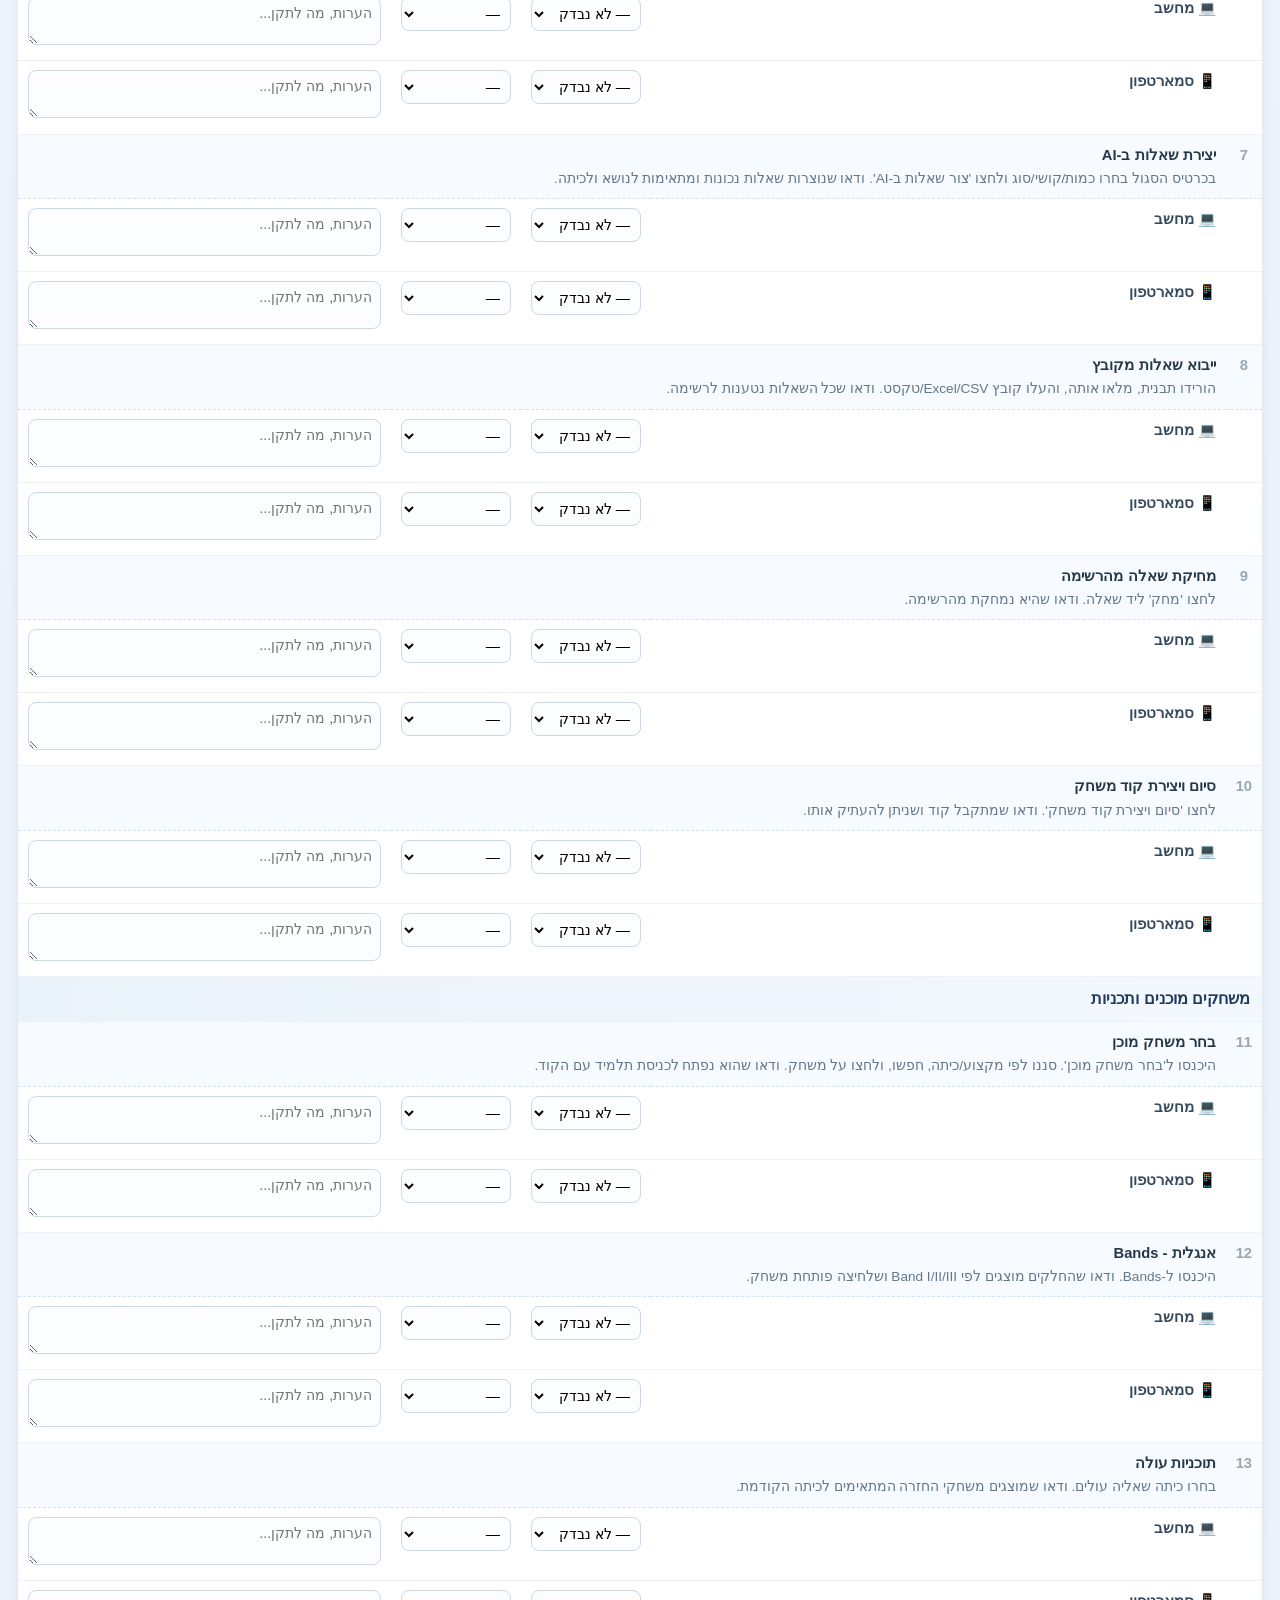
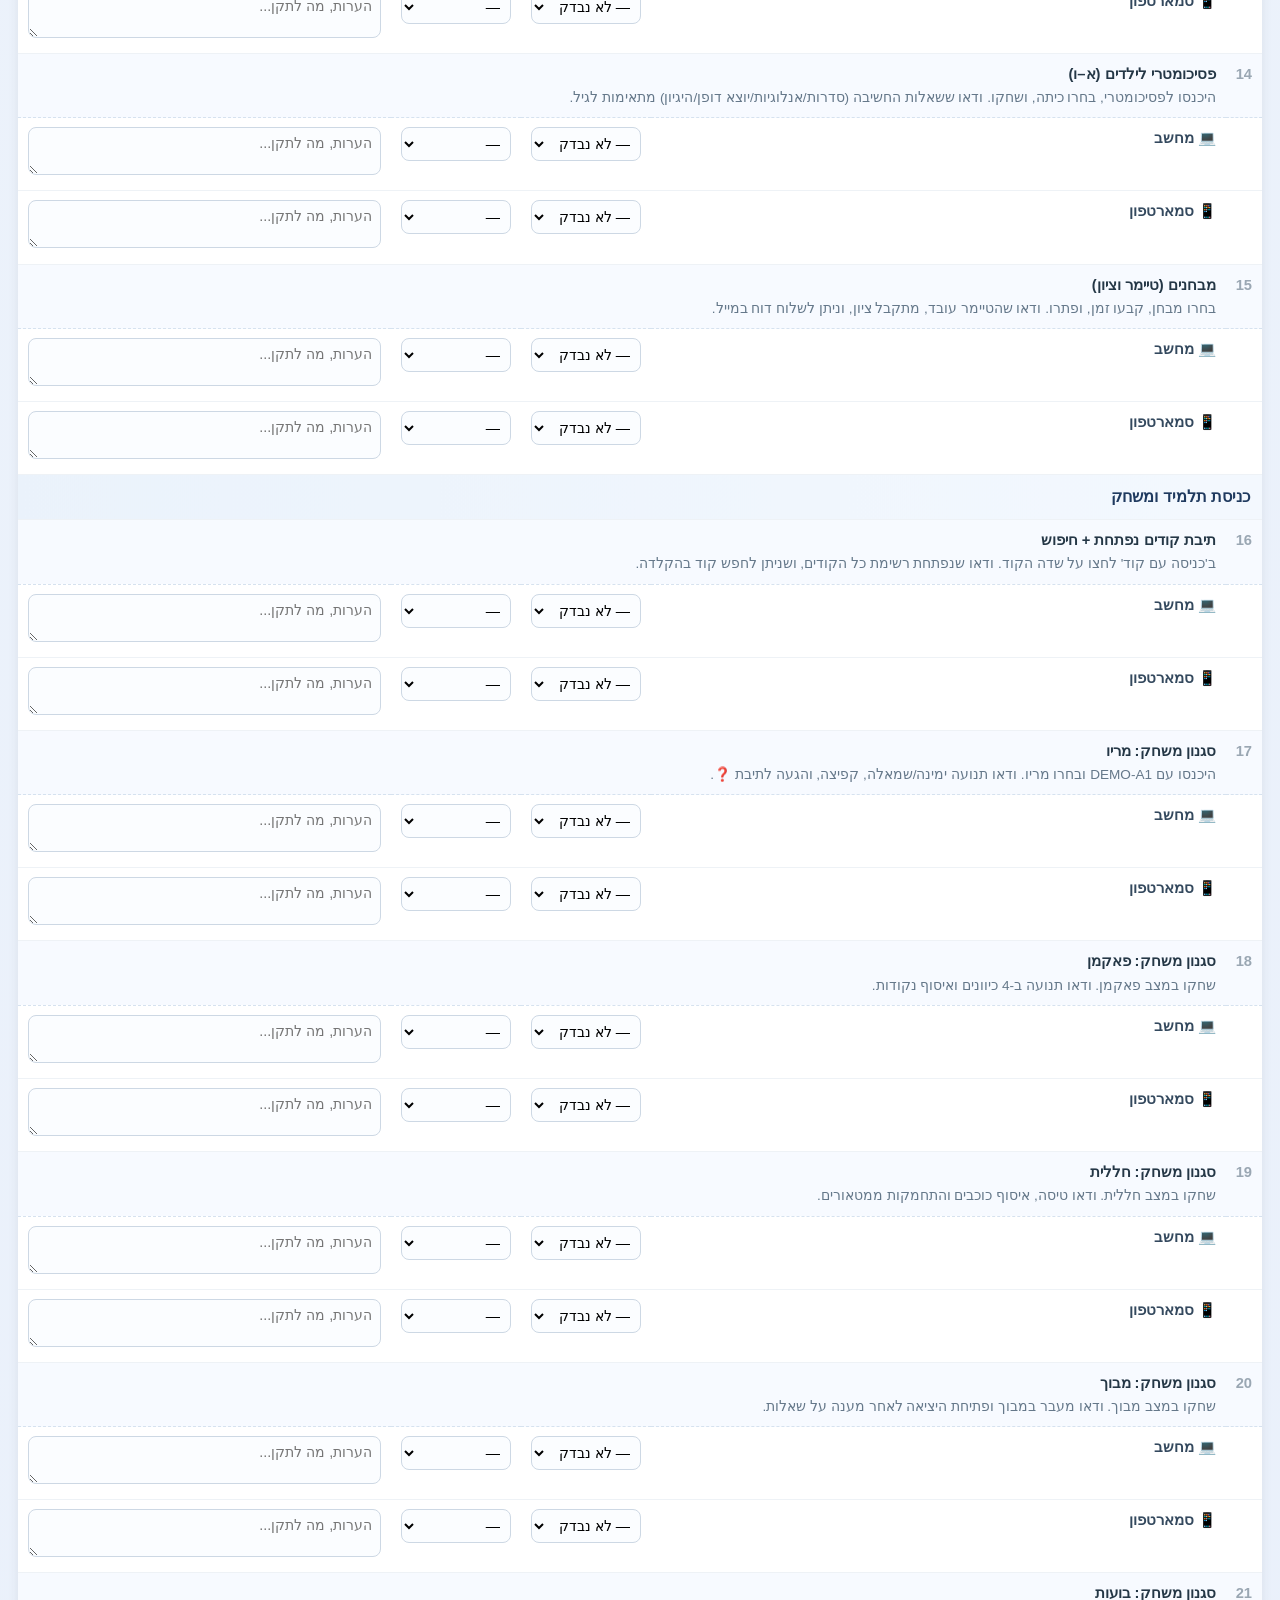
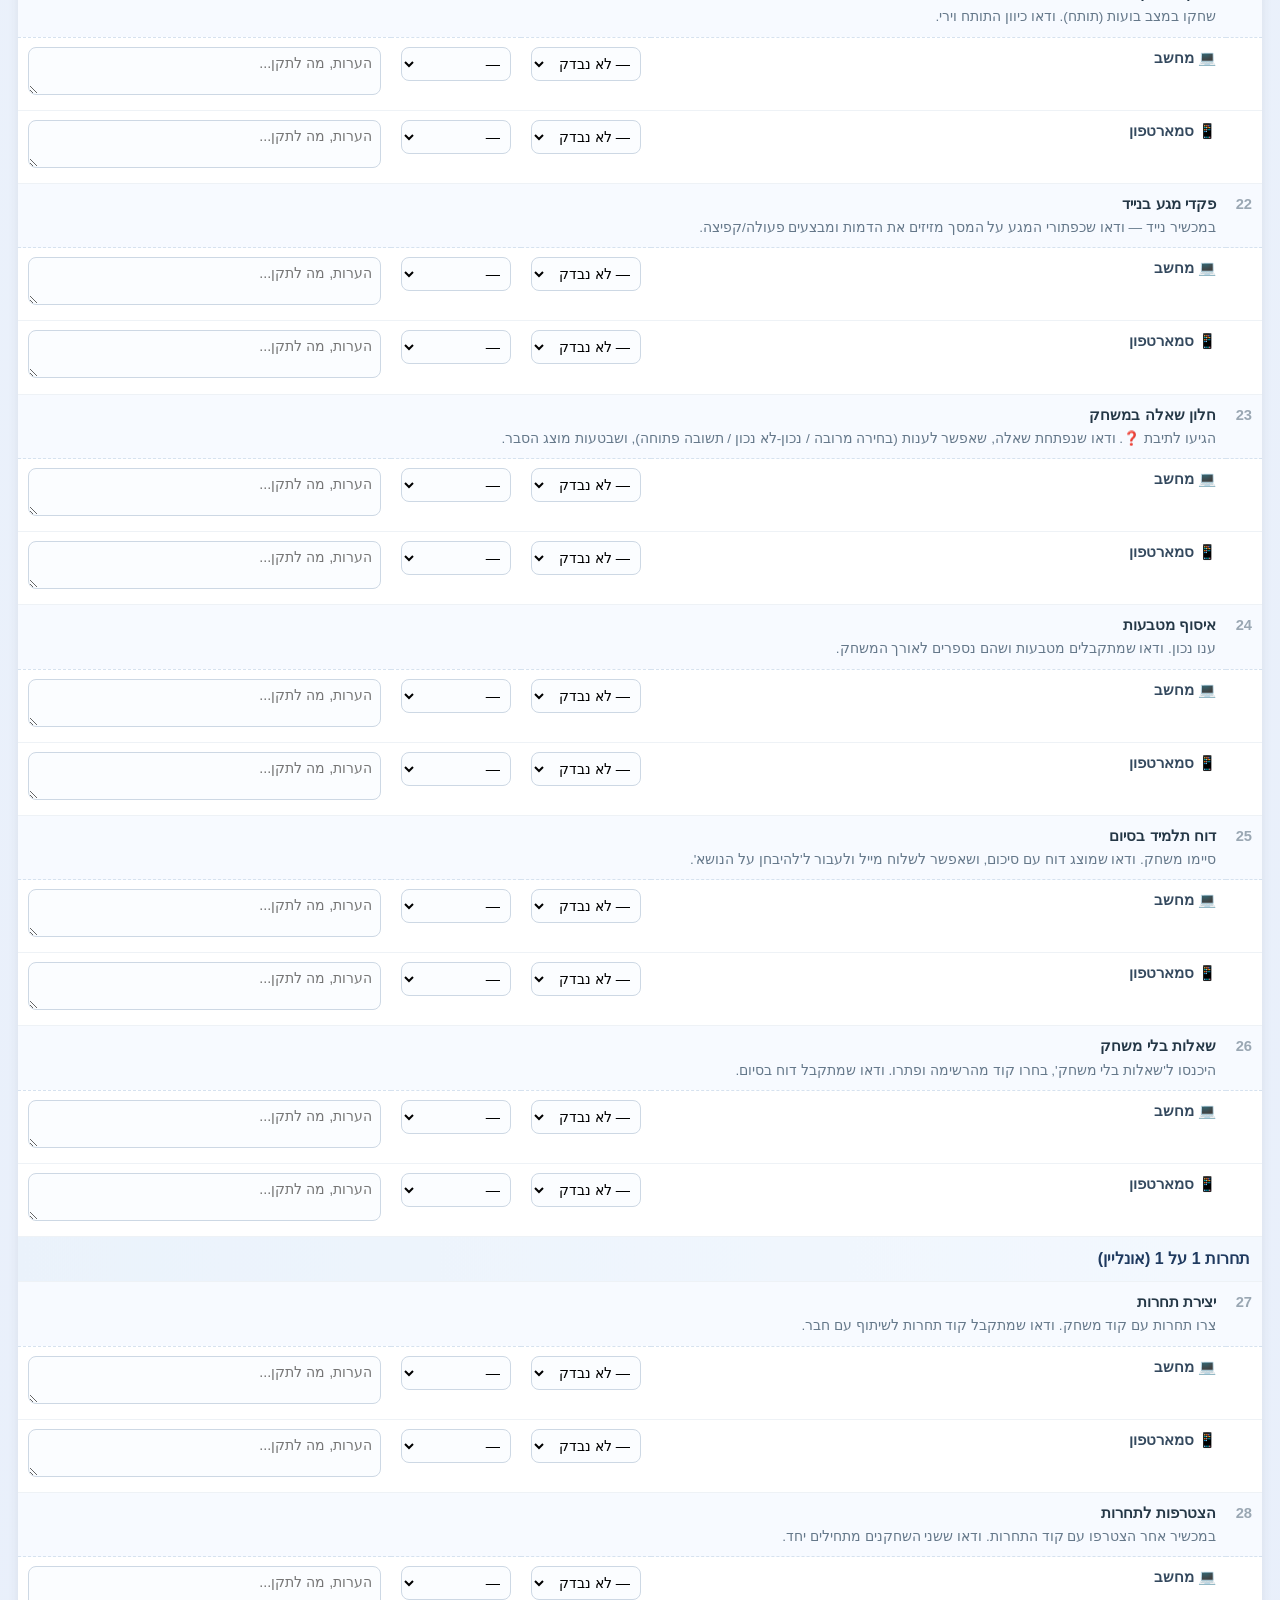
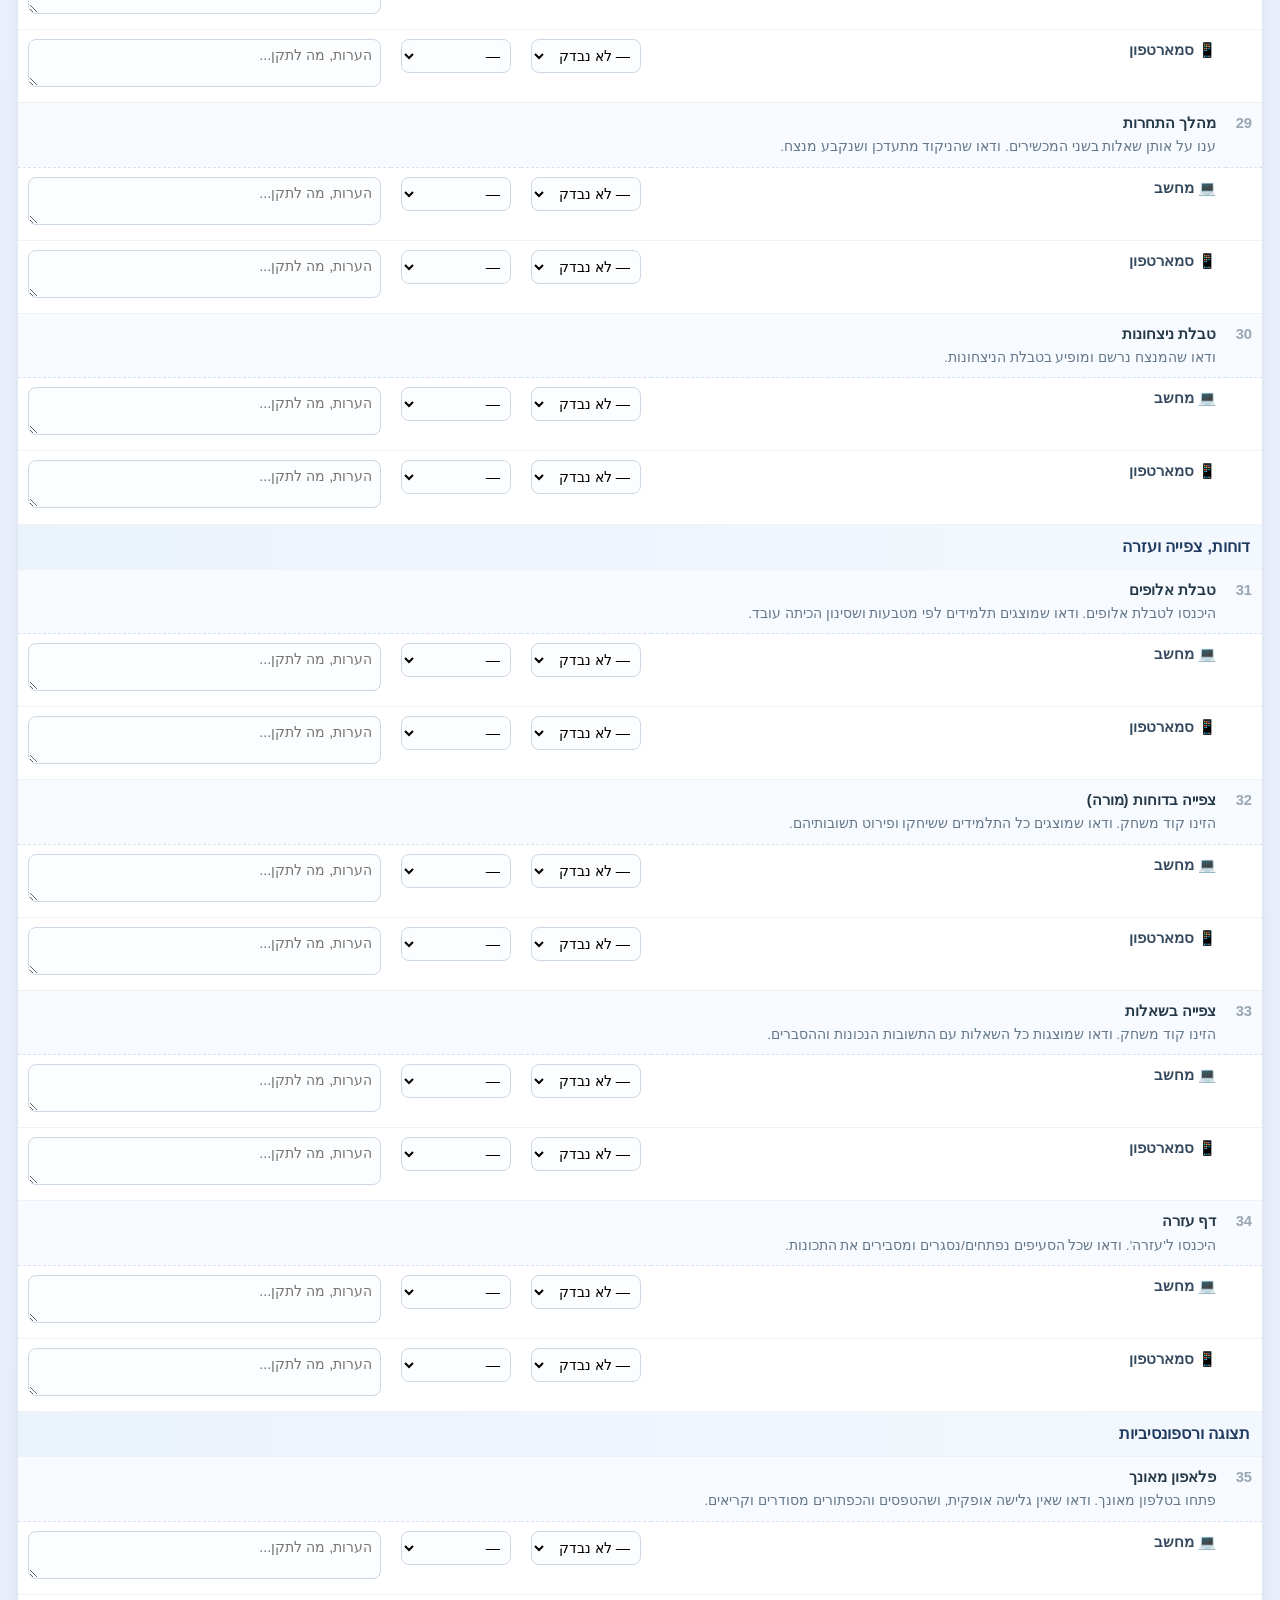
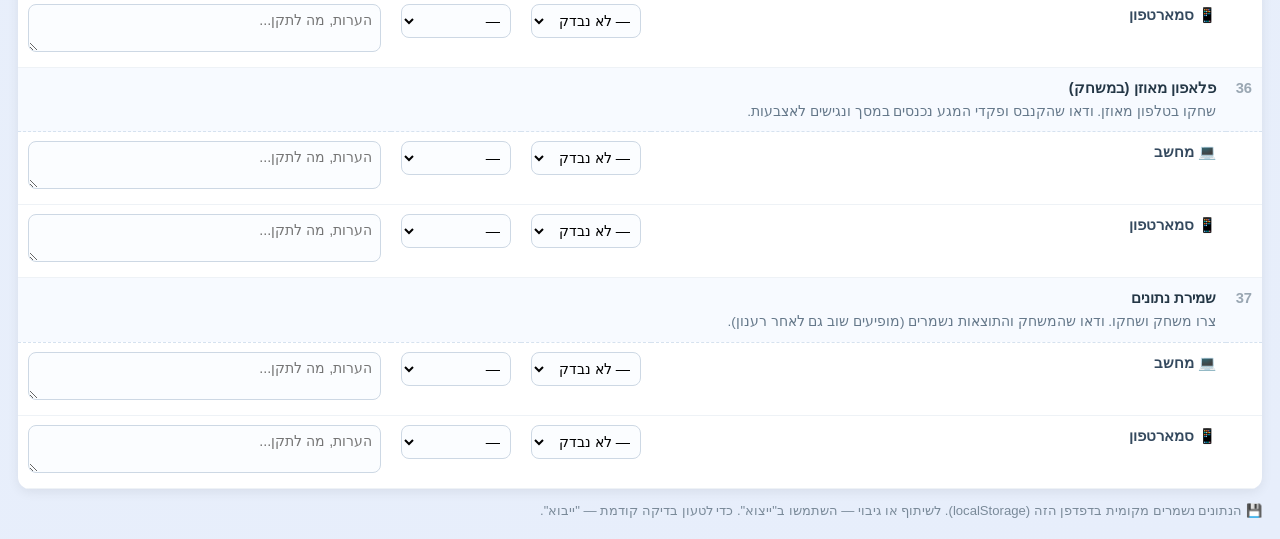
<file: test-scenario.html>
<!DOCTYPE html>
<html lang="he" dir="rtl">
<head>
<meta charset="UTF-8">
<meta name="viewport" content="width=device-width, initial-scale=1.0">
<title>סנריו בדיקות — משחק לימודי</title>
<style>
  * { box-sizing: border-box; margin: 0; padding: 0; }
  body {
    font-family: "Segoe UI", "Arial", sans-serif; direction: rtl;
    background: linear-gradient(160deg, #eef4fb, #e7eefb); color: #243746;
    padding: 18px; line-height: 1.5;
  }
  h1 { font-size: 1.7rem; color: #1f3a5f; margin-bottom: 4px; }
  .sub { color: #5a6b7a; margin-bottom: 16px; font-size: .95rem; }

  /* פס מטה-נתונים */
  .meta {
    display: flex; flex-wrap: wrap; gap: 12px; align-items: center;
    background: #fff; border: 1px solid #dde6f0; border-radius: 12px;
    padding: 12px 14px; margin-bottom: 14px; box-shadow: 0 2px 8px rgba(0,0,0,.05);
  }
  .meta label { font-weight: 700; font-size: .9rem; }
  .meta input { padding: 7px 10px; border: 1px solid #cdd8e4; border-radius: 8px; font-family: inherit; }

  /* סיכום */
  .summary { display: flex; flex-wrap: wrap; gap: 10px; margin-bottom: 14px; }
  .stat {
    background: #fff; border: 1px solid #dde6f0; border-radius: 10px;
    padding: 8px 14px; font-weight: 700; box-shadow: 0 2px 6px rgba(0,0,0,.05);
    min-width: 90px; text-align: center;
  }
  .stat span { display: block; font-size: 1.5rem; }
  .stat.total span { color: #34495e; }
  .stat.ok span    { color: #27ae60; }
  .stat.fail span  { color: #e74c3c; }
  .stat.todo span  { color: #e67e22; }
  .progress-wrap { flex: 1; min-width: 160px; display: flex; align-items: center; gap: 8px; }
  .progress-bar { flex: 1; height: 14px; background: #e3e9f0; border-radius: 7px; overflow: hidden; }
  .progress-fill { height: 100%; background: linear-gradient(90deg,#2ecc71,#27ae60); width: 0; transition: width .3s; }

  /* סרגל כלים */
  .toolbar { display: flex; flex-wrap: wrap; gap: 8px; margin-bottom: 12px; align-items: center; }
  .btn {
    border: none; border-radius: 9px; padding: 9px 16px; font-size: .92rem; font-weight: 700;
    cursor: pointer; color: #fff; background: #3a78c2; font-family: inherit;
    box-shadow: 0 2px 5px rgba(0,0,0,.12); transition: filter .12s, transform .08s;
  }
  .btn:hover { filter: brightness(1.07); }
  .btn:active { transform: translateY(1px); }
  .btn.gray  { background: #7f8c8d; }
  .btn.green { background: #27ae60; }
  .btn.red   { background: #e74c3c; }
  .saved-note { color: #27ae60; font-weight: 700; font-size: .85rem; margin-right: auto; }

  /* טבלה */
  table { width: 100%; border-collapse: collapse; background: #fff; border-radius: 12px; overflow: hidden; box-shadow: 0 3px 12px rgba(0,0,0,.07); }
  thead th { background: #2c3e50; color: #fff; padding: 11px 10px; font-size: .92rem; text-align: right; position: sticky; top: 0; z-index: 5; }
  tbody td { padding: 9px 10px; border-bottom: 1px solid #eef2f6; vertical-align: top; font-size: .92rem; }
  .cat-row td { background: linear-gradient(90deg,#eaf2fb,#f3f8fe); font-weight: 800; color: #1f3a5f; font-size: 1rem; padding: 10px 12px; }
  .feat-head td { background: #f7faff; border-bottom: 1px dashed #d6e2ef; }
  .feat-head + .dev-row td, .dev-row td { border-bottom: 1px solid #eef2f6; }
  .dev { font-weight: 700; white-space: nowrap; color: #34495e; }
  .num { color: #9aa7b3; font-weight: 700; width: 34px; text-align: center; }
  .feat { font-weight: 700; color: #243746; }
  .feat .steps { display: block; font-weight: 400; color: #65788a; font-size: .85rem; margin-top: 3px; }
  td select { width: 100%; padding: 7px 6px; border: 1px solid #cdd8e4; border-radius: 8px; font-family: inherit; font-size: .9rem; background: #fbfdff; }
  td textarea { width: 100%; min-height: 38px; padding: 7px 8px; border: 1px solid #cdd8e4; border-radius: 8px; font-family: inherit; font-size: .9rem; resize: vertical; background: #fbfdff; }
  td select:focus, td textarea:focus { outline: none; border-color: #3a78c2; box-shadow: 0 0 0 3px rgba(58,120,194,.15); }

  /* צביעת שורות לפי סטטוס */
  tr.st-ok   td:not(.num) { background: #f1fbf4; }
  tr.st-fail td:not(.num) { background: #fef2f1; }

  .col-status { width: 130px; }
  .col-ux { width: 130px; }
  .col-notes { width: 30%; }

  .hint { font-size: .82rem; color: #7a8a99; margin-top: 12px; }

  @media print {
    .toolbar, .meta input, .saved-note { display: none !important; }
    body { background: #fff; padding: 0; }
    td textarea, td select { border: none; background: transparent; }
    thead th { position: static; }
  }
  @media (max-width: 720px) {
    .col-notes, .col-status, .col-ux { width: auto; }
    thead { display: none; }
    table, tbody, tr, td { display: block; width: 100%; }
    tbody td { border: none; padding: 4px 12px; }
    tbody tr:not(.cat-row) { border-bottom: 2px solid #eef2f6; padding: 8px 0; }
    td.num { display: inline-block; width: auto; }
    td[data-label]::before { content: attr(data-label); display: block; font-weight: 700; font-size: .8rem; color: #5a6b7a; margin-top: 6px; }
  }
</style>
</head>
<body>

<h1>🧪 סנריו בדיקות — משחק לימודי</h1>
<p class="sub">לכל פיצ'ר יש <b>שתי שורות — 💻 מחשב ו-📱 סמארטפון</b>. מלאו בכל שורה: <b>תקין / לא תקין</b>, <b>האם נוח למשתמש</b>, ו<b>הערות</b>. הכול נשמר אוטומטית בדפדפן — אפשר לסגור ולחזור, ולעדכן בכל פעם שתוקן או השתנה.</p>

<div class="meta">
  <label>שם הבודק: <input id="testerName" placeholder="השם שלך"></label>
  <label>תאריך בדיקה: <input id="testDate" type="date"></label>
  <label>גרסה / הערה: <input id="testVersion" placeholder="לדוגמה: בדיקה 11.6"></label>
</div>

<div class="summary">
  <div class="stat total"><span id="cTotal">0</span>סה"כ בדיקות</div>
  <div class="stat ok"><span id="cOk">0</span>תקין</div>
  <div class="stat fail"><span id="cFail">0</span>לא תקין</div>
  <div class="stat todo"><span id="cTodo">0</span>לא נבדק</div>
  <div class="progress-wrap">
    <div class="progress-bar"><div class="progress-fill" id="progFill"></div></div>
    <span id="progText" style="font-weight:700;font-size:.85rem">0%</span>
  </div>
</div>

<div class="toolbar">
  <button class="btn" onclick="setFilter('all')">הצג הכל</button>
  <button class="btn gray" onclick="setFilter('fail')">רק לא תקין</button>
  <button class="btn gray" onclick="setFilter('todo')">רק לא נבדק</button>
  <button class="btn green" onclick="exportJSON()">⬇ ייצוא (גיבוי)</button>
  <button class="btn green" onclick="document.getElementById('importFile').click()">⬆ ייבוא</button>
  <input type="file" id="importFile" accept="application/json" style="display:none" onchange="importJSON(event)">
  <button class="btn" onclick="window.print()">🖨 הדפסה / PDF</button>
  <button class="btn red" onclick="resetAll()">איפוס</button>
  <span class="saved-note" id="savedNote"></span>
</div>

<table>
  <thead>
    <tr>
      <th class="num">#</th>
      <th>פיצ'ר / מה לבדוק</th>
      <th class="col-status">תקין?</th>
      <th class="col-ux">נוח למשתמש?</th>
      <th class="col-notes">הערות</th>
    </tr>
  </thead>
  <tbody id="tbody"></tbody>
</table>

<p class="hint">💾 הנתונים נשמרים מקומית בדפדפן הזה (localStorage). לשיתוף או גיבוי — השתמשו ב"ייצוא". כדי לטעון בדיקה קודמת — "ייבוא".</p>

<script>
/* ====== רשימת הפיצ'רים (הסנריו) ====== */
const DATA = [
  { cat: "כללי ודף הבית", items: [
    { id: "home-load", f: "טעינת דף הבית", s: "פתחו את האפליקציה. ודאו שכל הכפתורים, הכותרת והרקע נטענים, ושמופיע הטיפ עם קוד הדוגמה DEMO-A1." },
    { id: "sound", f: "כפתור צליל (הפעלה/השתקה)", s: "לחצו על כפתור הרמקול בפינה. ודאו שהוא מתחלף בין 🔊 ל-🔇 ושהצלילים במשחק נדלקים/נכבים בהתאם." },
  ]},
  { cat: "יצירת משחק (מורה / הורה)", items: [
    { id: "create-details", f: "מילוי פרטי משחק", s: "לחצו '➕ יצירת משחק חדש'. מלאו שם יוצר, סוג יוצר, כיתה ומקצוע. ודאו שהרשימות הנפתחות נטענות." },
    { id: "create-topic", f: "בחירת נושא + הוספת נושא חדש", s: "בחרו נושא מהרשימה, ואז הקלידו נושא חדש משלכם. ודאו שהנושא החדש נקלט ונשמר עם המשחק." },
    { id: "create-subtopic", f: "תת-נושא", s: "מלאו שדה תת-נושא (לדוגמה: 'חיבור עם מעבר עשרת'). ודאו שהוא נקלט." },
    { id: "q-manual", f: "הוספת שאלה ידנית", s: "הקלידו שאלה, תשובה נכונה, תשובות שגויות, סוג ורמת קושי, ולחצו 'הוסף שאלה'. ודאו שהשאלה מופיעה ברשימה." },
    { id: "q-ai", f: "יצירת שאלות ב-AI", s: "בכרטיס הסגול בחרו כמות/קושי/סוג ולחצו 'צור שאלות ב-AI'. ודאו שנוצרות שאלות נכונות ומתאימות לנושא ולכיתה." },
    { id: "q-import", f: "ייבוא שאלות מקובץ", s: "הורידו תבנית, מלאו אותה, והעלו קובץ Excel/CSV/טקסט. ודאו שכל השאלות נטענות לרשימה." },
    { id: "q-delete", f: "מחיקת שאלה מהרשימה", s: "לחצו 'מחק' ליד שאלה. ודאו שהיא נמחקת מהרשימה." },
    { id: "create-finish", f: "סיום ויצירת קוד משחק", s: "לחצו 'סיום ויצירת קוד משחק'. ודאו שמתקבל קוד ושניתן להעתיק אותו." },
  ]},
  { cat: "משחקים מוכנים ותכניות", items: [
    { id: "browse", f: "בחר משחק מוכן", s: "היכנסו ל'בחר משחק מוכן'. סננו לפי מקצוע/כיתה, חפשו, ולחצו על משחק. ודאו שהוא נפתח לכניסת תלמיד עם הקוד." },
    { id: "bands", f: "אנגלית - Bands", s: "היכנסו ל-Bands. ודאו שהחלקים מוצגים לפי Band I/II/III ושלחיצה פותחת משחק." },
    { id: "programs", f: "תוכניות עולה", s: "בחרו כיתה שאליה עולים. ודאו שמוצגים משחקי החזרה המתאימים לכיתה הקודמת." },
    { id: "psycho", f: "פסיכומטרי לילדים (א–ו)", s: "היכנסו לפסיכומטרי, בחרו כיתה, ושחקו. ודאו ששאלות החשיבה (סדרות/אנלוגיות/יוצא דופן/היגיון) מתאימות לגיל." },
    { id: "exams", f: "מבחנים (טיימר וציון)", s: "בחרו מבחן, קבעו זמן, ופתרו. ודאו שהטיימר עובד, מתקבל ציון, וניתן לשלוח דוח במייל." },
  ]},
  { cat: "כניסת תלמיד ומשחק", items: [
    { id: "login-dropdown", f: "תיבת קודים נפתחת + חיפוש", s: "ב'כניסה עם קוד' לחצו על שדה הקוד. ודאו שנפתחת רשימת כל הקודים, ושניתן לחפש קוד בהקלדה." },
    { id: "play-mario", f: "סגנון משחק: מריו", s: "היכנסו עם DEMO-A1 ובחרו מריו. ודאו תנועה ימינה/שמאלה, קפיצה, והגעה לתיבת ❓." },
    { id: "play-pacman", f: "סגנון משחק: פאקמן", s: "שחקו במצב פאקמן. ודאו תנועה ב-4 כיוונים ואיסוף נקודות." },
    { id: "play-spaceship", f: "סגנון משחק: חללית", s: "שחקו במצב חללית. ודאו טיסה, איסוף כוכבים והתחמקות ממטאורים." },
    { id: "play-maze", f: "סגנון משחק: מבוך", s: "שחקו במצב מבוך. ודאו מעבר במבוך ופתיחת היציאה לאחר מענה על שאלות." },
    { id: "play-bubbles", f: "סגנון משחק: בועות", s: "שחקו במצב בועות (תותח). ודאו כיוון התותח וירי." },
    { id: "touch", f: "פקדי מגע בנייד", s: "במכשיר נייד — ודאו שכפתורי המגע על המסך מזיזים את הדמות ומבצעים פעולה/קפיצה." },
    { id: "question-modal", f: "חלון שאלה במשחק", s: "הגיעו לתיבת ❓. ודאו שנפתחת שאלה, שאפשר לענות (בחירה מרובה / נכון-לא נכון / תשובה פתוחה), ושבטעות מוצג הסבר." },
    { id: "coins", f: "איסוף מטבעות", s: "ענו נכון. ודאו שמתקבלים מטבעות ושהם נספרים לאורך המשחק." },
    { id: "student-report", f: "דוח תלמיד בסיום", s: "סיימו משחק. ודאו שמוצג דוח עם סיכום, ושאפשר לשלוח מייל ולעבור ל'להיבחן על הנושא'." },
    { id: "quiz-only", f: "שאלות בלי משחק", s: "היכנסו ל'שאלות בלי משחק', בחרו קוד מהרשימה ופתרו. ודאו שמתקבל דוח בסיום." },
  ]},
  { cat: "תחרות 1 על 1 (אונליין)", items: [
    { id: "duel-create", f: "יצירת תחרות", s: "צרו תחרות עם קוד משחק. ודאו שמתקבל קוד תחרות לשיתוף עם חבר." },
    { id: "duel-join", f: "הצטרפות לתחרות", s: "במכשיר אחר הצטרפו עם קוד התחרות. ודאו ששני השחקנים מתחילים יחד." },
    { id: "duel-play", f: "מהלך התחרות", s: "ענו על אותן שאלות בשני המכשירים. ודאו שהניקוד מתעדכן ושנקבע מנצח." },
    { id: "duel-wins", f: "טבלת ניצחונות", s: "ודאו שהמנצח נרשם ומופיע בטבלת הניצחונות." },
  ]},
  { cat: "דוחות, צפייה ועזרה", items: [
    { id: "leaderboard", f: "טבלת אלופים", s: "היכנסו לטבלת אלופים. ודאו שמוצגים תלמידים לפי מטבעות ושסינון הכיתה עובד." },
    { id: "teacher-reports", f: "צפייה בדוחות (מורה)", s: "הזינו קוד משחק. ודאו שמוצגים כל התלמידים ששיחקו ופירוט תשובותיהם." },
    { id: "view-questions", f: "צפייה בשאלות", s: "הזינו קוד משחק. ודאו שמוצגות כל השאלות עם התשובות הנכונות וההסברים." },
    { id: "help", f: "דף עזרה", s: "היכנסו ל'עזרה'. ודאו שכל הסעיפים נפתחים/נסגרים ומסבירים את התכונות." },
  ]},
  { cat: "תצוגה ורספונסיביות", items: [
    { id: "resp-portrait", f: "פלאפון מאונך", s: "פתחו בטלפון מאונך. ודאו שאין גלישה אופקית, ושהטפסים והכפתורים מסודרים וקריאים." },
    { id: "resp-landscape", f: "פלאפון מאוזן (במשחק)", s: "שחקו בטלפון מאוזן. ודאו שהקנבס ופקדי המגע נכנסים במסך ונגישים לאצבעות." },
    { id: "data-save", f: "שמירת נתונים", s: "צרו משחק ושחקו. ודאו שהמשחק והתוצאות נשמרים (מופיעים שוב גם לאחר רענון)." },
  ]},
];

const STORAGE_KEY = "qaChecklist_lernplay";
const DEVICES = [{ k: "pc", l: "💻 מחשב" }, { k: "mb", l: "📱 סמארטפון" }];
let state = load();
let filter = "all";

// מעבר על כל שורות הבדיקה (פיצ'ר × מכשיר)
function eachRow(cb) {
  DATA.forEach(c => c.items.forEach(it => DEVICES.forEach(d => cb(it, d, it.id + "::" + d.k))));
}

function load() {
  try { return JSON.parse(localStorage.getItem(STORAGE_KEY)) || {}; }
  catch (e) { return {}; }
}
function save() {
  localStorage.setItem(STORAGE_KEY, JSON.stringify(state));
  const n = document.getElementById("savedNote");
  n.textContent = "✓ נשמר " + new Date().toLocaleTimeString("he-IL");
  clearTimeout(window._savedT);
  window._savedT = setTimeout(() => n.textContent = "", 2500);
}

function cell(rowId, field, value) {
  state[rowId] = state[rowId] || {};
  state[rowId][field] = value;
  save();
  if (field === "status") { applyRowClass(rowId); updateSummary(); }
}

function applyRowClass(rowId) {
  const tr = document.getElementById("row-" + rowId);
  if (!tr) return;
  const st = (state[rowId] || {}).status || "";
  tr.classList.remove("st-ok", "st-fail");
  if (st === "תקין") tr.classList.add("st-ok");
  else if (st === "לא תקין") tr.classList.add("st-fail");
  applyFilter(tr, rowId);
}

function applyFilter(tr, rowId) {
  const st = (state[rowId] || {}).status || "";
  let show = true;
  if (filter === "fail") show = (st === "לא תקין");
  else if (filter === "todo") show = (st === "");
  tr.style.display = show ? "" : "none";
}

function setFilter(f) {
  filter = f;
  // שורות המכשירים
  eachRow((it, d, rid) => { const tr = document.getElementById("row-" + rid); if (tr) applyFilter(tr, rid); });
  // כותרת פיצ'ר — גלויה אם לפחות אחת משורות המכשירים שלה גלויה
  DATA.forEach(c => c.items.forEach(it => {
    const head = document.getElementById("feat-" + it.id);
    const anyVisible = DEVICES.some(d => {
      const tr = document.getElementById("row-" + it.id + "::" + d.k);
      return tr && tr.style.display !== "none";
    });
    if (head) head.style.display = anyVisible ? "" : "none";
  }));
  // כותרת קטגוריה — גלויה אם יש בה פיצ'ר גלוי
  document.querySelectorAll(".cat-row").forEach(catTr => {
    let next = catTr.nextElementSibling, anyVisible = false;
    while (next && !next.classList.contains("cat-row")) {
      if (next.classList.contains("feat-head") && next.style.display !== "none") anyVisible = true;
      next = next.nextElementSibling;
    }
    catTr.style.display = anyVisible ? "" : "none";
  });
}

function updateSummary() {
  let total = 0, ok = 0, fail = 0;
  eachRow((it, d, rid) => {
    total++;
    const st = (state[rid] || {}).status || "";
    if (st === "תקין") ok++;
    else if (st === "לא תקין") fail++;
  });
  const todo = total - ok - fail;
  document.getElementById("cTotal").textContent = total;
  document.getElementById("cOk").textContent = ok;
  document.getElementById("cFail").textContent = fail;
  document.getElementById("cTodo").textContent = todo;
  const tested = ok + fail;
  const pct = total ? Math.round(tested / total * 100) : 0;
  document.getElementById("progFill").style.width = pct + "%";
  document.getElementById("progText").textContent = pct + "% נבדק";
}

function render() {
  const tbody = document.getElementById("tbody");
  let html = "", n = 0;
  DATA.forEach(cat => {
    html += `<tr class="cat-row"><td colspan="5">${cat.cat}</td></tr>`;
    cat.items.forEach(it => {
      n++;
      // שורת כותרת לפיצ'ר (שם + מה לבדוק)
      html += `<tr class="feat-head" id="feat-${it.id}">
        <td class="num">${n}</td>
        <td class="feat" colspan="4">${it.f}<span class="steps">${it.s}</span></td>
      </tr>`;
      // שתי שורות: מחשב + סמארטפון
      DEVICES.forEach(d => {
        const rid = it.id + "::" + d.k;
        const s = state[rid] || {};
        const stOpt = (v) => `<option value="${v}"${s.status === v ? " selected" : ""}>${v || "— לא נבדק"}</option>`;
        const uxOpt = (v, label) => `<option value="${v}"${s.ux === v ? " selected" : ""}>${label}</option>`;
        html += `
        <tr id="row-${rid}" class="dev-row">
          <td class="num"></td>
          <td class="dev" data-label="מכשיר">${d.l}</td>
          <td class="col-status" data-label="תקין?">
            <select onchange="cell('${rid}','status',this.value)">
              ${stOpt("")}${stOpt("תקין")}${stOpt("לא תקין")}
            </select>
          </td>
          <td class="col-ux" data-label="נוח למשתמש?">
            <select onchange="cell('${rid}','ux',this.value)">
              ${uxOpt("", "—")}${uxOpt("כן", "👍 כן")}${uxOpt("חלקי", "🤏 חלקי")}${uxOpt("לא", "👎 לא")}
            </select>
          </td>
          <td class="col-notes" data-label="הערות">
            <textarea placeholder="הערות, מה לתקן..." oninput="cell('${rid}','notes',this.value)">${(s.notes || "").replace(/</g,"&lt;")}</textarea>
          </td>
        </tr>`;
      });
    });
  });
  tbody.innerHTML = html;
  eachRow((it, d, rid) => applyRowClass(rid));
  updateSummary();
}

/* מטא-נתונים */
["testerName", "testDate", "testVersion"].forEach(id => {
  const el = document.getElementById(id);
  el.value = (state._meta && state._meta[id]) || "";
  el.addEventListener("input", () => {
    state._meta = state._meta || {};
    state._meta[id] = el.value;
    save();
  });
});

/* ייצוא / ייבוא / איפוס */
function exportJSON() {
  const blob = new Blob([JSON.stringify(state, null, 2)], { type: "application/json" });
  const a = document.createElement("a");
  a.href = URL.createObjectURL(blob);
  a.download = "בדיקות-משחק-לימודי-" + new Date().toISOString().slice(0, 10) + ".json";
  a.click();
}
function importJSON(ev) {
  const file = ev.target.files[0];
  if (!file) return;
  const reader = new FileReader();
  reader.onload = () => {
    try {
      state = JSON.parse(reader.result);
      save(); render();
      ["testerName", "testDate", "testVersion"].forEach(id => {
        document.getElementById(id).value = (state._meta && state._meta[id]) || "";
      });
      alert("הבדיקה נטענה בהצלחה ✓");
    } catch (e) { alert("קובץ לא תקין"); }
  };
  reader.readAsText(file);
  ev.target.value = "";
}
function resetAll() {
  if (!confirm("לאפס את כל הבדיקה? כל הסטטוסים וההערות יימחקו.")) return;
  state = {};
  localStorage.removeItem(STORAGE_KEY);
  render();
  ["testerName", "testDate", "testVersion"].forEach(id => document.getElementById(id).value = "");
}

render();
if (!document.getElementById("testDate").value) {
  document.getElementById("testDate").value = new Date().toISOString().slice(0, 10);
}
</script>
</body>
</html>
</file>
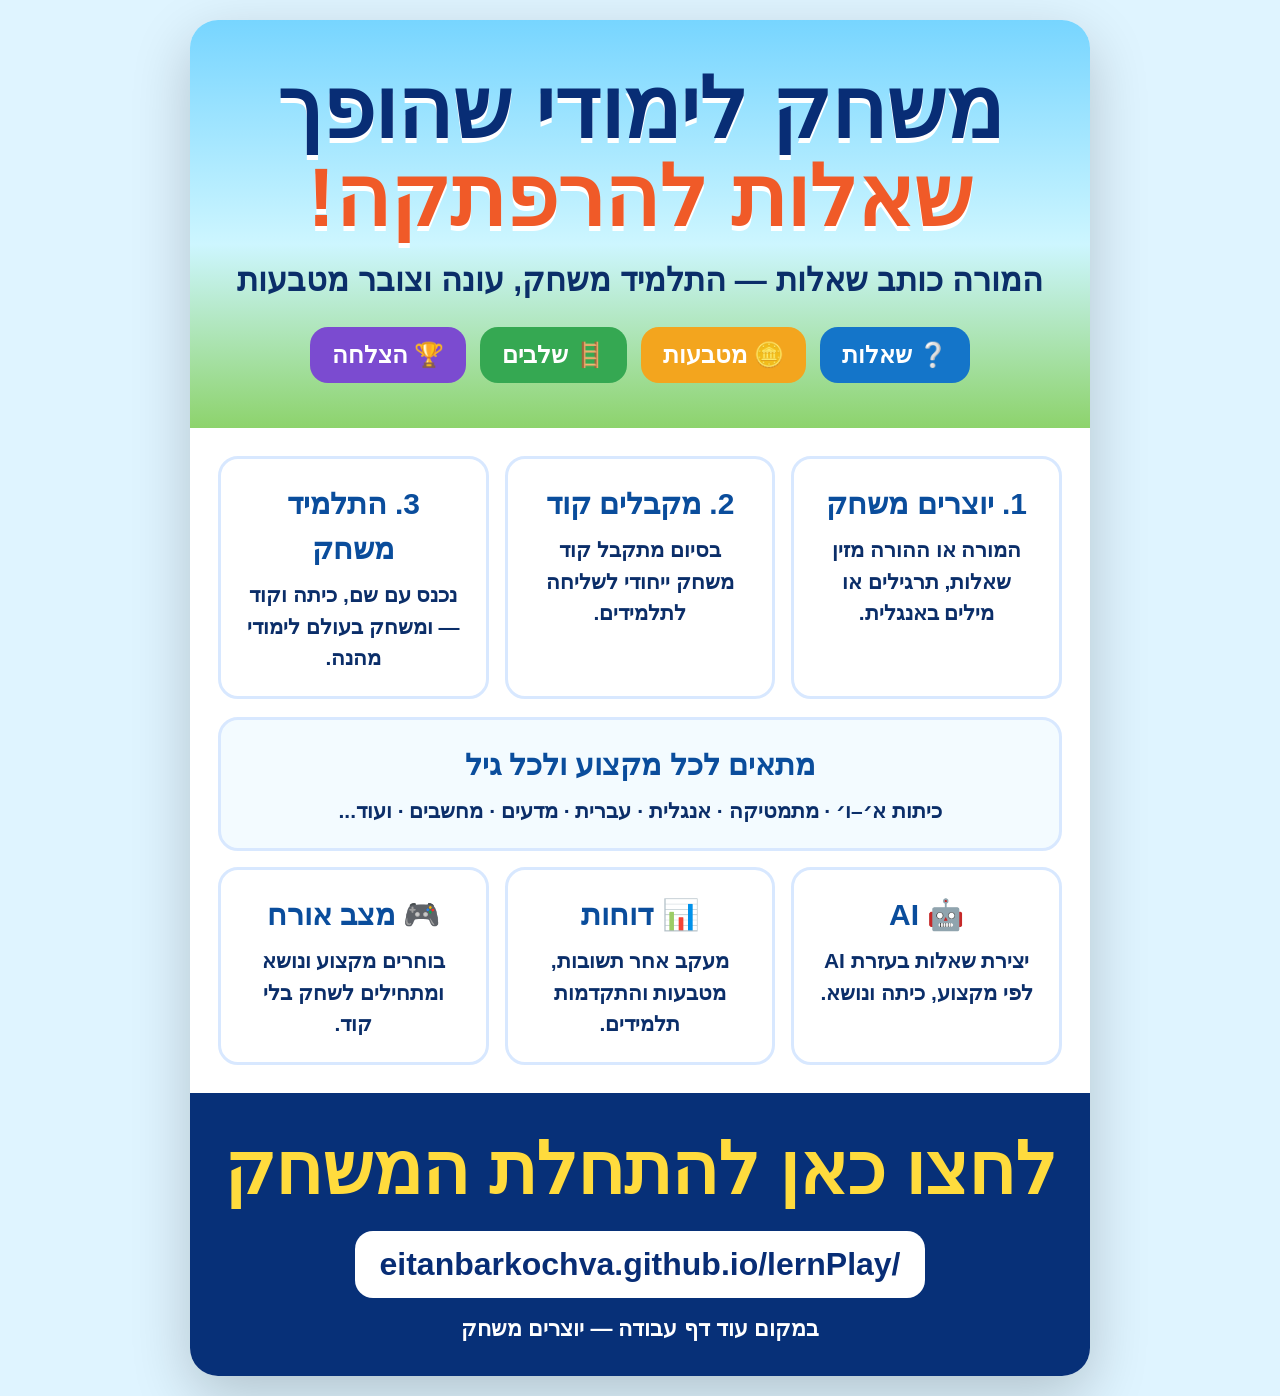
<file: docs/promo.html>
<!DOCTYPE html>
<html lang="he" dir="rtl"><head><meta charset="UTF-8"><meta name="viewport" content="width=device-width, initial-scale=1.0"><title>מסע המטבעות הלימודי</title><style>body{margin:0;font-family:Arial,sans-serif;background:#dff4ff;text-align:center;color:#0b2e69;direction:rtl}a{display:block;min-height:100vh;padding:20px;box-sizing:border-box;text-decoration:none;color:inherit}.poster{max-width:900px;margin:auto;background:white;border-radius:28px;box-shadow:0 20px 60px rgba(0,0,0,.2);overflow:hidden}.hero{background:linear-gradient(#77d5ff,#cdf6ff 55%,#8dd36c);padding:45px 25px}h1{font-size:clamp(42px,8vw,84px);line-height:1.05;margin:0;font-weight:900;color:#082d75;text-shadow:0 5px #fff}h1 span{display:block;color:#f05a28}.sub{font-size:clamp(20px,3vw,32px);font-weight:800;margin-top:20px}.badges{display:flex;gap:14px;justify-content:center;flex-wrap:wrap;margin-top:28px}.badge{background:#1475c9;color:white;border-radius:18px;padding:14px 22px;font-size:24px;font-weight:900}.badge:nth-child(2){background:#f3a51e}.badge:nth-child(3){background:#35a852}.badge:nth-child(4){background:#7b4bd0}.content{padding:28px;display:grid;gap:18px}.row{display:grid;grid-template-columns:repeat(3,1fr);gap:16px}.card{border:3px solid #d8e8ff;border-radius:20px;padding:22px;background:#fff;font-size:21px;font-weight:700;line-height:1.5}.card h2{margin:0 0 8px;font-size:30px;color:#0a4d9c}.wide{grid-column:1/-1;background:#f3fbff}.cta{background:#073078;color:white;padding:34px 22px}.cta h2{font-size:clamp(38px,7vw,72px);margin:0;color:#ffdb3d;font-weight:900}.url{direction:ltr;display:inline-block;margin-top:20px;background:white;color:#082d75;border-radius:18px;padding:15px 24px;font-size:clamp(20px,4vw,32px);font-weight:900}.small{font-size:22px;font-weight:800;margin-top:18px}@media(max-width:700px){.row{grid-template-columns:1fr}.content{padding:16px}}</style></head><body><a href="https://eitanbarkochva.github.io/lernPlay/" target="_blank" rel="noopener"><div class="poster"><div class="hero"><h1>משחק לימודי שהופך <span>שאלות להרפתקה!</span></h1><div class="sub">המורה כותב שאלות — התלמיד משחק, עונה וצובר מטבעות</div><div class="badges"><div class="badge">❔ שאלות</div><div class="badge">🪙 מטבעות</div><div class="badge">🪜 שלבים</div><div class="badge">🏆 הצלחה</div></div></div><div class="content"><div class="row"><div class="card"><h2>1. יוצרים משחק</h2>המורה או ההורה מזין שאלות, תרגילים או מילים באנגלית.</div><div class="card"><h2>2. מקבלים קוד</h2>בסיום מתקבל קוד משחק ייחודי לשליחה לתלמידים.</div><div class="card"><h2>3. התלמיד משחק</h2>נכנס עם שם, כיתה וקוד — ומשחק בעולם לימודי מהנה.</div></div><div class="row"><div class="card wide"><h2>מתאים לכל מקצוע ולכל גיל</h2>כיתות א׳–ו׳ · מתמטיקה · אנגלית · עברית · מדעים · מחשבים · ועוד...</div><div class="card"><h2>🤖 AI</h2>יצירת שאלות בעזרת AI לפי מקצוע, כיתה ונושא.</div><div class="card"><h2>📊 דוחות</h2>מעקב אחר תשובות, מטבעות והתקדמות תלמידים.</div><div class="card"><h2>🎮 מצב אורח</h2>בוחרים מקצוע ונושא ומתחילים לשחק בלי קוד.</div></div></div><div class="cta"><h2>לחצו כאן להתחלת המשחק</h2><div class="url">eitanbarkochva.github.io/lernPlay/</div><div class="small">במקום עוד דף עבודה — יוצרים משחק</div></div></div></a></body></html>
</file>
